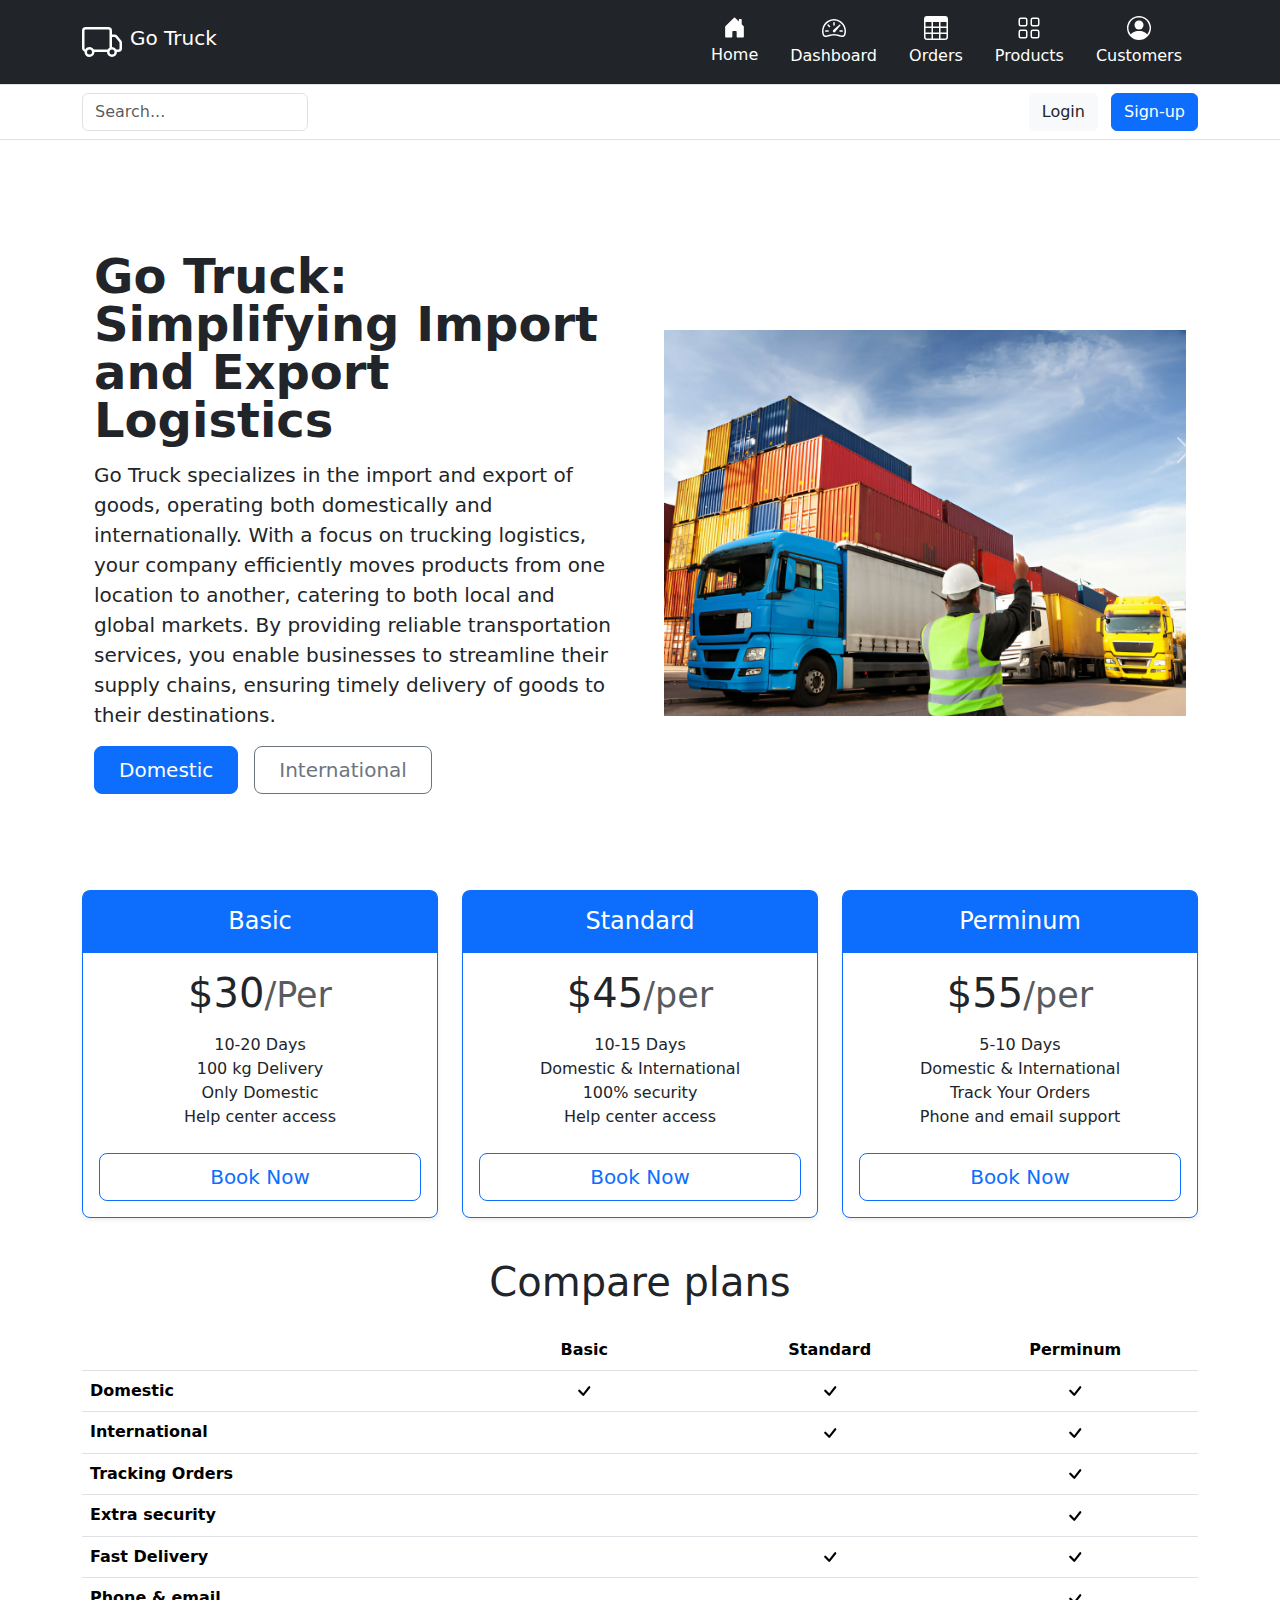
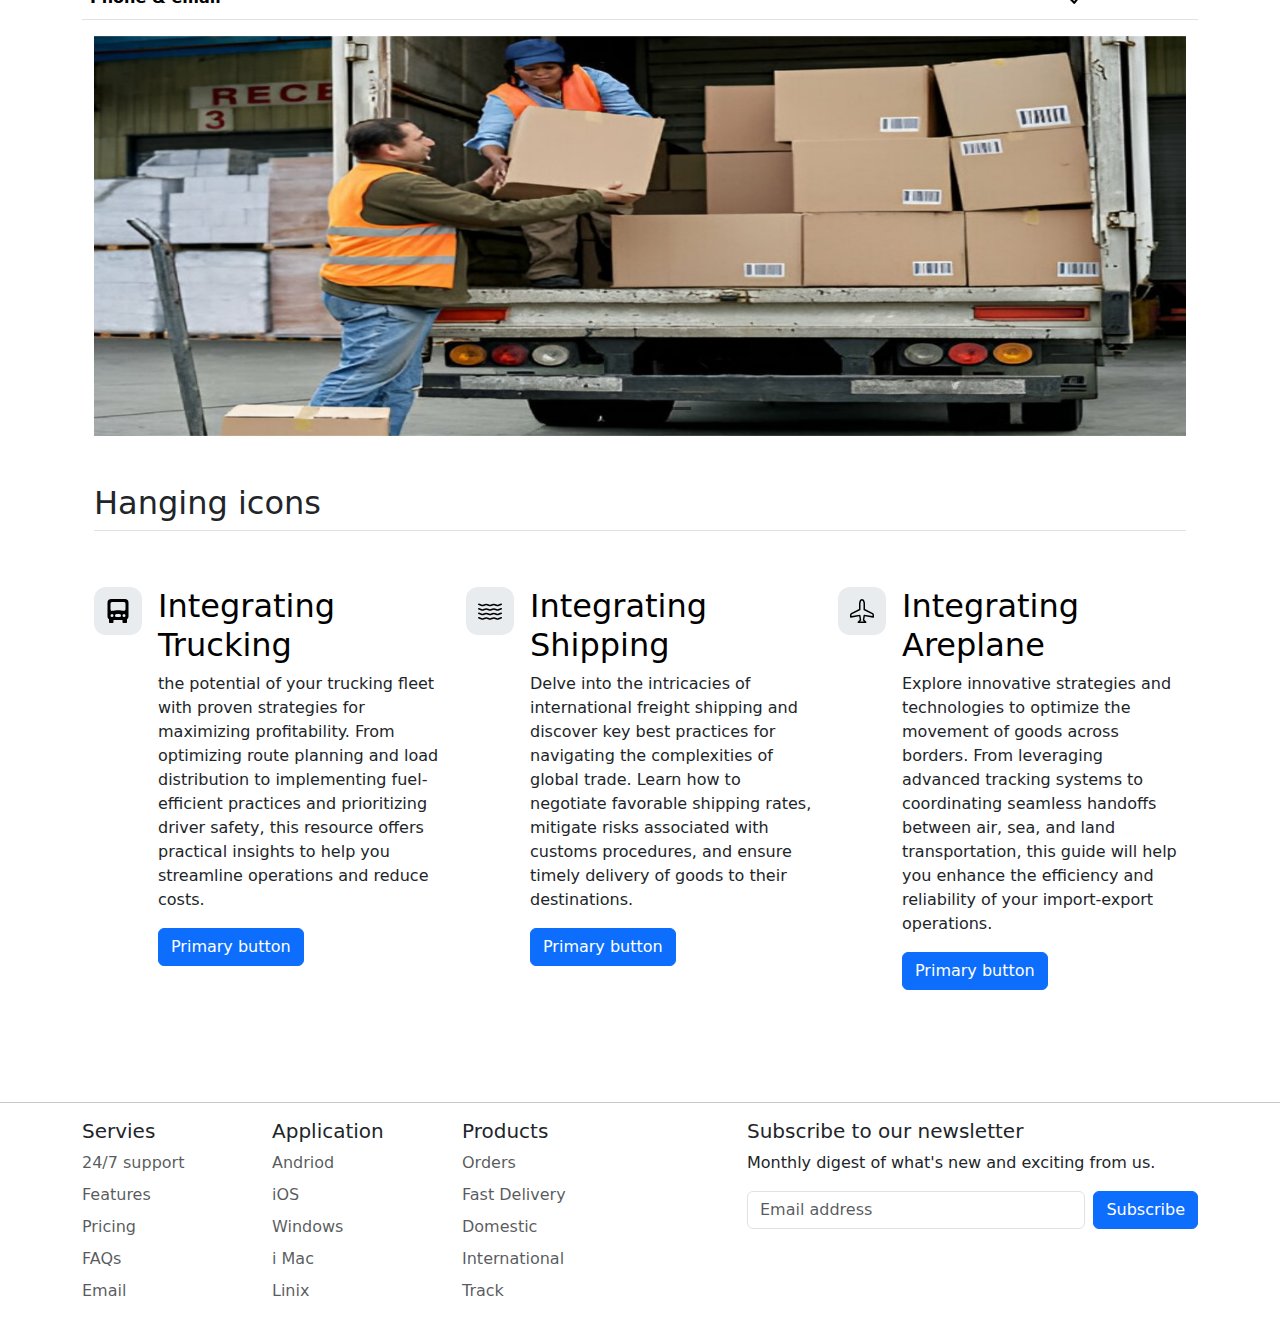
<file: index.html>
<!DOCTYPE html>
<html lang="en">
<head>
    <meta charset="UTF-8">
    <title>Go Truck</title>
    <link rel="stylesheet" href="style.css">
    <link href="https://cdn.jsdelivr.net/npm/bootstrap@5.3.3/dist/css/bootstrap.min.css" rel="stylesheet" integrity="sha384-QWTKZyjpPEjISv5WaRU9OFeRpok6YctnYmDr5pNlyT2bRjXh0JMhjY6hW+ALEwIH" crossorigin="anonymous">
    <script src="https://cdn.jsdelivr.net/npm/bootstrap@5.3.3/dist/js/bootstrap.bundle.min.js" integrity="sha384-YvpcrYf0tY3lHB60NNkmXc5s9fDVZLESaAA55NDzOxhy9GkcIdslK1eN7N6jIeHz" crossorigin="anonymous"></script>
</head>
<body>
    
    <header>
        <div class="px-3 py-2 text-bg-dark border-bottom">
          <div class="container">
            <div class="d-flex flex-wrap align-items-center justify-content-center justify-content-lg-start">
              <a href="/" class="d-flex align-items-center my-2 my-lg-0 me-lg-auto text-white text-decoration-none" previewlistener="true">
                <svg class="bi me-2" xmlns="http://www.w3.org/2000/svg" width="40" height="40" fill="currentColor" class="bi bi-truck" viewBox="0 0 16 16">
                    <path d="M0 3.5A1.5 1.5 0 0 1 1.5 2h9A1.5 1.5 0 0 1 12 3.5V5h1.02a1.5 1.5 0 0 1 1.17.563l1.481 1.85a1.5 1.5 0 0 1 .329.938V10.5a1.5 1.5 0 0 1-1.5 1.5H14a2 2 0 1 1-4 0H5a2 2 0 1 1-3.998-.085A1.5 1.5 0 0 1 0 10.5zm1.294 7.456A2 2 0 0 1 4.732 11h5.536a2 2 0 0 1 .732-.732V3.5a.5.5 0 0 0-.5-.5h-9a.5.5 0 0 0-.5.5v7a.5.5 0 0 0 .294.456M12 10a2 2 0 0 1 1.732 1h.768a.5.5 0 0 0 .5-.5V8.35a.5.5 0 0 0-.11-.312l-1.48-1.85A.5.5 0 0 0 13.02 6H12zm-9 1a1 1 0 1 0 0 2 1 1 0 0 0 0-2m9 0a1 1 0 1 0 0 2 1 1 0 0 0 0-2"/>
                  </svg>
                  <h5>Go <span>Truck</span></h5>
              </a>
    
              <ul class="nav col-12 col-lg-auto my-2 justify-content-center my-md-0 text-small">
                <li>
                  <a href="#" class="nav-link text-white">
                    <svg class="bi d-block mx-auto mb-1" xmlns="http://www.w3.org/2000/svg" width="23" height="23" fill="currentColor" class="bi bi-house-door-fill" viewBox="0 0 16 16">
                        <path d="M6.5 14.5v-3.505c0-.245.25-.495.5-.495h2c.25 0 .5.25.5.5v3.5a.5.5 0 0 0 .5.5h4a.5.5 0 0 0 .5-.5v-7a.5.5 0 0 0-.146-.354L13 5.793V2.5a.5.5 0 0 0-.5-.5h-1a.5.5 0 0 0-.5.5v1.293L8.354 1.146a.5.5 0 0 0-.708 0l-6 6A.5.5 0 0 0 1.5 7.5v7a.5.5 0 0 0 .5.5h4a.5.5 0 0 0 .5-.5"/>
                        <use xlink:href="#home"></use>
                      </svg>
                    Home
                  </a>
                </li>
                <li>
                  <a href="#" class="nav-link text-white">
                    <svg class="bi d-block mx-auto mb-1" xmlns="http://www.w3.org/2000/svg" width="24" height="24" fill="currentColor" class="bi bi-speedometer2" viewBox="0 0 16 16">
                        <path d="M8 4a.5.5 0 0 1 .5.5V6a.5.5 0 0 1-1 0V4.5A.5.5 0 0 1 8 4M3.732 5.732a.5.5 0 0 1 .707 0l.915.914a.5.5 0 1 1-.708.708l-.914-.915a.5.5 0 0 1 0-.707M2 10a.5.5 0 0 1 .5-.5h1.586a.5.5 0 0 1 0 1H2.5A.5.5 0 0 1 2 10m9.5 0a.5.5 0 0 1 .5-.5h1.5a.5.5 0 0 1 0 1H12a.5.5 0 0 1-.5-.5m.754-4.246a.39.39 0 0 0-.527-.02L7.547 9.31a.91.91 0 1 0 1.302 1.258l3.434-4.297a.39.39 0 0 0-.029-.518z"/>
                        <path fill-rule="evenodd" d="M0 10a8 8 0 1 1 15.547 2.661c-.442 1.253-1.845 1.602-2.932 1.25C11.309 13.488 9.475 13 8 13c-1.474 0-3.31.488-4.615.911-1.087.352-2.49.003-2.932-1.25A8 8 0 0 1 0 10m8-7a7 7 0 0 0-6.603 9.329c.203.575.923.876 1.68.63C4.397 12.533 6.358 12 8 12s3.604.532 4.923.96c.757.245 1.477-.056 1.68-.631A7 7 0 0 0 8 3"/>
                      </svg>
                    Dashboard
                  </a>
                </li>
                <li>
                  <a href="#" class="nav-link text-white">
                    <svg class="bi d-block mx-auto mb-1" xmlns="http://www.w3.org/2000/svg" width="24" height="24" fill="currentColor" class="bi bi-table" viewBox="0 0 16 16">
                        <path d="M0 2a2 2 0 0 1 2-2h12a2 2 0 0 1 2 2v12a2 2 0 0 1-2 2H2a2 2 0 0 1-2-2zm15 2h-4v3h4zm0 4h-4v3h4zm0 4h-4v3h3a1 1 0 0 0 1-1zm-5 3v-3H6v3zm-5 0v-3H1v2a1 1 0 0 0 1 1zm-4-4h4V8H1zm0-4h4V4H1zm5-3v3h4V4zm4 4H6v3h4z"/>
                      </svg>
                    Orders
                  </a>
                </li>
                <li>
                  <a href="#" class="nav-link text-white">
                    <svg class="bi d-block mx-auto mb-1" xmlns="http://www.w3.org/2000/svg" width="24" height="24" fill="currentColor" class="bi bi-grid" viewBox="0 0 16 16">
                        <path d="M1 2.5A1.5 1.5 0 0 1 2.5 1h3A1.5 1.5 0 0 1 7 2.5v3A1.5 1.5 0 0 1 5.5 7h-3A1.5 1.5 0 0 1 1 5.5zM2.5 2a.5.5 0 0 0-.5.5v3a.5.5 0 0 0 .5.5h3a.5.5 0 0 0 .5-.5v-3a.5.5 0 0 0-.5-.5zm6.5.5A1.5 1.5 0 0 1 10.5 1h3A1.5 1.5 0 0 1 15 2.5v3A1.5 1.5 0 0 1 13.5 7h-3A1.5 1.5 0 0 1 9 5.5zm1.5-.5a.5.5 0 0 0-.5.5v3a.5.5 0 0 0 .5.5h3a.5.5 0 0 0 .5-.5v-3a.5.5 0 0 0-.5-.5zM1 10.5A1.5 1.5 0 0 1 2.5 9h3A1.5 1.5 0 0 1 7 10.5v3A1.5 1.5 0 0 1 5.5 15h-3A1.5 1.5 0 0 1 1 13.5zm1.5-.5a.5.5 0 0 0-.5.5v3a.5.5 0 0 0 .5.5h3a.5.5 0 0 0 .5-.5v-3a.5.5 0 0 0-.5-.5zm6.5.5A1.5 1.5 0 0 1 10.5 9h3a1.5 1.5 0 0 1 1.5 1.5v3a1.5 1.5 0 0 1-1.5 1.5h-3A1.5 1.5 0 0 1 9 13.5zm1.5-.5a.5.5 0 0 0-.5.5v3a.5.5 0 0 0 .5.5h3a.5.5 0 0 0 .5-.5v-3a.5.5 0 0 0-.5-.5z"/>
                      </svg>
                    Products
                  </a>
                </li>
                <li>
                  <a href="#" class="nav-link text-white">
                    <svg class="bi d-block mx-auto mb-1" xmlns="http://www.w3.org/2000/svg" width="24" height="24" fill="currentColor" class="bi bi-person-circle" viewBox="0 0 16 16">
                        <path d="M11 6a3 3 0 1 1-6 0 3 3 0 0 1 6 0"/>
                        <path fill-rule="evenodd" d="M0 8a8 8 0 1 1 16 0A8 8 0 0 1 0 8m8-7a7 7 0 0 0-5.468 11.37C3.242 11.226 4.805 10 8 10s4.757 1.225 5.468 2.37A7 7 0 0 0 8 1"/>
                      </svg>
                    Customers
                  </a>
                </li>
              </ul>
            </div>
          </div>
        </div>
        <div class="px-3 py-2 border-bottom mb-3">
          <div class="container d-flex flex-wrap justify-content-center">
            <form class="col-12 col-lg-auto mb-2 mb-lg-0 me-lg-auto" role="search">
              <input type="search" class="form-control" placeholder="Search..." aria-label="Search">
            </form>
    
            <div class="text-end">
              <button type="button" class="btn btn-light text-dark me-2">Login</button>
             <button type="button" class="btn btn-primary">Sign-up</button>
              </a>
            </div>
          </div>
        </div>
      </header>

      <div class="container col-xxl-8 px-4 py-5">
        <div class="row flex-lg-row-reverse align-items-center g-5 py-5">
          <div class="col-10 col-sm-8 col-lg-6">
            <img src="Goods-Truck.jpg" class="d-block mx-lg-auto img-fluid" alt="Bootstrap Themes" width="900" height="900" loading="lazy">
          </div>
          <div class="col-lg-6">
            <h3 class="display-5 fw-bold lh-1 mb-3">Go Truck: Simplifying Import and Export Logistics</h3>
            <p class="lead"> Go Truck specializes in the import and export of goods, operating both domestically and internationally. With a focus on trucking logistics, your company efficiently moves products from one location to another, catering to both local and global markets. By providing reliable transportation services, you enable businesses to streamline their supply chains, ensuring timely delivery of goods to their destinations.</p>
            <div class="d-grid gap-2 d-md-flex justify-content-md-start">
              <button type="button" class="btn btn-primary btn-lg px-4 me-md-2">Domestic</button>
              <button type="button" class="btn btn-outline-secondary btn-lg px-4"> International </button>
            </div>
          </div>
        </div>
      </div>

      <main class="container">
        <div class="row row-cols-1 row-cols-md-3 mb-3 text-center">
          <div class="col">
            <div class="card mb-4 rounded-3 shadow-sm border-primary">
              <div class="card-header py-3 text-white bg-primary border-primary">
                <h4 class="my-0 fw-normal">Basic</h4>
              </div>
              <div class="card-body">
                <h1 class="card-title pricing-card-title">$30<small class="text-muted fw-light">/Per</small></h1>
                <ul class="list-unstyled mt-3 mb-4">
                  <li>10-20 Days</li>
                  <li>100 kg Delivery</li>
                  <li>Only Domestic</li>
                  <li>Help center access</li>
                </ul>
                <a href="basic.html"><button type="button" class="w-100 btn btn-lg btn-outline-primary">Book Now</button></a>
              </div>
            </div>
          </div>
          <div class="col">
            <div class="card mb-4 rounded-3 shadow-sm border-primary">
              <div class="card-header py-3 text-white bg-primary border-primary">
                <h4 class="my-0 fw-normal">Standard</h4>
              </div>
              <div class="card-body">
                <h1 class="card-title pricing-card-title">$45<small class="text-muted fw-light">/per</small></h1>
                <ul class="list-unstyled mt-3 mb-4">
                  <li>10-15 Days </li>
                  <li>Domestic & International</li>
                  <li>100% security</li>
                  <li>Help center access</li>
                </ul>
                <a href="standard.html"><button type="button" class="w-100 btn btn-lg btn-outline-primary">Book Now</button></a>
              </div>
            </div>
          </div>
          <div class="col">
            <div class="card mb-4 rounded-3 shadow-sm border-primary">
              <div class="card-header py-3 text-white bg-primary border-primary">
                <h4 class="my-0 fw-normal">Perminum</h4>
              </div>
              <div class="card-body">
                <h1 class="card-title pricing-card-title">$55<small class="text-muted fw-light">/per</small></h1>
                <ul class="list-unstyled mt-3 mb-4">
                  <li>5-10 Days</li>
                  <li>Domestic & International</li>
                  <li>Track Your Orders</li>
                  <li>Phone and email support</li>
                  
                </ul>
                <a href="Priminum.html"><button type="button" class="w-100 btn btn-lg btn-outline-primary">Book Now</button></a>
              </div>
            </div>
          </div>
        </div>
    
        <h2 class="display-6 text-center mb-4">Compare plans</h2>
    
        <div class="table-responsive">
          <table class="table text-center">
            <thead>
              <tr>
                <th style="width: 34%;"></th>
                <th style="width: 22%;">Basic</th>
                <th style="width: 22%;">Standard</th>
                <th style="width: 22%;">Perminum</th>
              </tr>
            </thead>
            <tbody>
              <tr>
                <th scope="row" class="text-start">Domestic</th>
                <td><svg xmlns="http://www.w3.org/2000/svg" width="24" height="24" fill="currentColor" class="bi bi-check" viewBox="0 0 16 16">
                  <path d="M10.97 4.97a.75.75 0 0 1 1.07 1.05l-3.99 4.99a.75.75 0 0 1-1.08.02L4.324 8.384a.75.75 0 1 1 1.06-1.06l2.094 2.093 3.473-4.425z"/>
                </svg></td>
                <td><svg xmlns="http://www.w3.org/2000/svg" width="24" height="24" fill="currentColor" class="bi bi-check" viewBox="0 0 16 16">
                  <path d="M10.97 4.97a.75.75 0 0 1 1.07 1.05l-3.99 4.99a.75.75 0 0 1-1.08.02L4.324 8.384a.75.75 0 1 1 1.06-1.06l2.094 2.093 3.473-4.425z"/>
                </svg></td>
                <td><svg xmlns="http://www.w3.org/2000/svg" width="24" height="24" fill="currentColor" class="bi bi-check" viewBox="0 0 16 16">
                  <path d="M10.97 4.97a.75.75 0 0 1 1.07 1.05l-3.99 4.99a.75.75 0 0 1-1.08.02L4.324 8.384a.75.75 0 1 1 1.06-1.06l2.094 2.093 3.473-4.425z"/>
                </svg></td>
              </tr>
              <tr>
                <th scope="row" class="text-start">International</th>
                <td></td>
                <td><svg xmlns="http://www.w3.org/2000/svg" width="24" height="24" fill="currentColor" class="bi bi-check" viewBox="0 0 16 16">
                  <path d="M10.97 4.97a.75.75 0 0 1 1.07 1.05l-3.99 4.99a.75.75 0 0 1-1.08.02L4.324 8.384a.75.75 0 1 1 1.06-1.06l2.094 2.093 3.473-4.425z"/>
                </svg></td>
                <td><svg xmlns="http://www.w3.org/2000/svg" width="24" height="24" fill="currentColor" class="bi bi-check" viewBox="0 0 16 16">
                  <path d="M10.97 4.97a.75.75 0 0 1 1.07 1.05l-3.99 4.99a.75.75 0 0 1-1.08.02L4.324 8.384a.75.75 0 1 1 1.06-1.06l2.094 2.093 3.473-4.425z"/>
                </svg></td>
              </tr>
            </tbody>
    
            <tbody>
              <tr>
                <th scope="row" class="text-start">Tracking Orders</th>
                <td><svg class="bi" width="24" height="24"><use xlink:href="#check"></use></svg></td>
                <td><svg class="bi" width="24" height="24"><use xlink:href="#check"></use></svg></td>
                <td><svg xmlns="http://www.w3.org/2000/svg" width="24" height="24" fill="currentColor" class="bi bi-check" viewBox="0 0 16 16">
                  <path d="M10.97 4.97a.75.75 0 0 1 1.07 1.05l-3.99 4.99a.75.75 0 0 1-1.08.02L4.324 8.384a.75.75 0 1 1 1.06-1.06l2.094 2.093 3.473-4.425z"/>
                </svg></td>
              </tr>
              <tr>
                <th scope="row" class="text-start">Extra security</th>
                <td></td>
                
                <td><svg class="bi" width="24" height="24"><use xlink:href="#check"></use></svg></td>
                <td><svg xmlns="http://www.w3.org/2000/svg" width="24" height="24" fill="currentColor" class="bi bi-check" viewBox="0 0 16 16">
                  <path d="M10.97 4.97a.75.75 0 0 1 1.07 1.05l-3.99 4.99a.75.75 0 0 1-1.08.02L4.324 8.384a.75.75 0 1 1 1.06-1.06l2.094 2.093 3.473-4.425z"/>
                </svg></td>                
              </tr>
              <tr>
                <th scope="row" class="text-start">Fast Delivery</th>
                <td></td>
                <td><svg xmlns="http://www.w3.org/2000/svg" width="24" height="24" fill="currentColor" class="bi bi-check" viewBox="0 0 16 16">
                  <path d="M10.97 4.97a.75.75 0 0 1 1.07 1.05l-3.99 4.99a.75.75 0 0 1-1.08.02L4.324 8.384a.75.75 0 1 1 1.06-1.06l2.094 2.093 3.473-4.425z"/>
                </svg></td>
                <td><svg xmlns="http://www.w3.org/2000/svg" width="24" height="24" fill="currentColor" class="bi bi-check" viewBox="0 0 16 16">
                  <path d="M10.97 4.97a.75.75 0 0 1 1.07 1.05l-3.99 4.99a.75.75 0 0 1-1.08.02L4.324 8.384a.75.75 0 1 1 1.06-1.06l2.094 2.093 3.473-4.425z"/>
                </svg></td>
              </tr>
              <tr>
                <th scope="row" class="text-start">Phone & email</th>
                <td></td>
                <td></td>
                <td><svg xmlns="http://www.w3.org/2000/svg" width="24" height="24" fill="currentColor" class="bi bi-check" viewBox="0 0 16 16">
                  <path d="M10.97 4.97a.75.75 0 0 1 1.07 1.05l-3.99 4.99a.75.75 0 0 1-1.08.02L4.324 8.384a.75.75 0 1 1 1.06-1.06l2.094 2.093 3.473-4.425z"/>
                </svg></td>              </tr>
            </tbody>
          </table>
        </div>

        <div id="carouselExampleDark" class="carousel carousel-dark slide container" data-bs-ride="carousel">
          <div class="carousel-indicators">
            <button type="button" data-bs-target="#carouselExampleDark" data-bs-slide-to="0" class="active" aria-current="true" aria-label="Slide 1"></button>
            <button type="button" data-bs-target="#carouselExampleDark" data-bs-slide-to="1" aria-label="Slide 2"></button>
            <button type="button" data-bs-target="#carouselExampleDark" data-bs-slide-to="2" aria-label="Slide 3"></button>
          </div>
          <div class="carousel-inner">
            <div class="carousel-item active" data-bs-interval="1000">
              <img src="truck.jpg" height="400" w class="d-block w-100" alt="...">
              
            </div>
            <div class="carousel-item" data-bs-interval="2000">
              <img src="Shipping.jpg" height="400" class="d-block w-100" alt="...">
             
            </div>
            <div class="carousel-item">
              <img src="flight.jpg" height="400" class="d-block w-100" alt="...">
            </div>
          </div>

      </main>
      <div class="container px-4 py-5" id="hanging-icons">
        <h2 class="pb-2 border-bottom">Hanging icons</h2>
        <div class="row g-4 py-5 row-cols-1 row-cols-lg-3">
          <div class="col d-flex align-items-start">
            <div class="icon-square  text-body-emphasis bg-body-secondary d-inline-flex align-items-center justify-content-center fs-4 flex-shrink-0 me-3">
              <svg class="bi "  xmlns="http://www.w3.org/2000/svg" width="1em" height="1em" fill="currentColor" class="bi bi-truck-front-fill" viewBox="0 0 16 16">
                <path d="M3.5 0A2.5 2.5 0 0 0 1 2.5v9c0 .818.393 1.544 1 2v2a.5.5 0 0 0 .5.5h2a.5.5 0 0 0 .5-.5V14h6v1.5a.5.5 0 0 0 .5.5h2a.5.5 0 0 0 .5-.5v-2c.607-.456 1-1.182 1-2v-9A2.5 2.5 0 0 0 12.5 0zM3 3a1 1 0 0 1 1-1h8a1 1 0 0 1 1 1v3.9c0 .625-.562 1.092-1.17.994C10.925 7.747 9.208 7.5 8 7.5s-2.925.247-3.83.394A1.008 1.008 0 0 1 3 6.9zm1 9a1 1 0 1 1 0-2 1 1 0 0 1 0 2m8 0a1 1 0 1 1 0-2 1 1 0 0 1 0 2m-5-2h2a1 1 0 1 1 0 2H7a1 1 0 1 1 0-2"/>
              </svg>
            </div>
            <div>
              <h3 class="fs-2 text-body-emphasis">Integrating Trucking </h3>
              <p>the potential of your trucking fleet with proven strategies for maximizing profitability. From optimizing route planning and load distribution to implementing fuel-efficient practices and prioritizing driver safety, this resource offers practical insights to help you streamline operations and reduce costs.</p>
              <a href="#" class="btn btn-primary">
                Primary button
              </a>
            </div>
          </div>
          <div class="col d-flex align-items-start">
            <div class="icon-square text-body-emphasis bg-body-secondary d-inline-flex align-items-center justify-content-center fs-4 flex-shrink-0 me-3">
              <svg xmlns="http://www.w3.org/2000/svg" width="1em" height="1em" fill="currentColor" class="bi bi-water" viewBox="0 0 16 16">
                <path d="M.036 3.314a.5.5 0 0 1 .65-.278l1.757.703a1.5 1.5 0 0 0 1.114 0l1.014-.406a2.5 2.5 0 0 1 1.857 0l1.015.406a1.5 1.5 0 0 0 1.114 0l1.014-.406a2.5 2.5 0 0 1 1.857 0l1.015.406a1.5 1.5 0 0 0 1.114 0l1.757-.703a.5.5 0 1 1 .372.928l-1.758.703a2.5 2.5 0 0 1-1.857 0l-1.014-.406a1.5 1.5 0 0 0-1.114 0l-1.015.406a2.5 2.5 0 0 1-1.857 0l-1.014-.406a1.5 1.5 0 0 0-1.114 0l-1.015.406a2.5 2.5 0 0 1-1.857 0L.314 3.964a.5.5 0 0 1-.278-.65m0 3a.5.5 0 0 1 .65-.278l1.757.703a1.5 1.5 0 0 0 1.114 0l1.014-.406a2.5 2.5 0 0 1 1.857 0l1.015.406a1.5 1.5 0 0 0 1.114 0l1.014-.406a2.5 2.5 0 0 1 1.857 0l1.015.406a1.5 1.5 0 0 0 1.114 0l1.757-.703a.5.5 0 1 1 .372.928l-1.758.703a2.5 2.5 0 0 1-1.857 0l-1.014-.406a1.5 1.5 0 0 0-1.114 0l-1.015.406a2.5 2.5 0 0 1-1.857 0l-1.014-.406a1.5 1.5 0 0 0-1.114 0l-1.015.406a2.5 2.5 0 0 1-1.857 0L.314 6.964a.5.5 0 0 1-.278-.65m0 3a.5.5 0 0 1 .65-.278l1.757.703a1.5 1.5 0 0 0 1.114 0l1.014-.406a2.5 2.5 0 0 1 1.857 0l1.015.406a1.5 1.5 0 0 0 1.114 0l1.014-.406a2.5 2.5 0 0 1 1.857 0l1.015.406a1.5 1.5 0 0 0 1.114 0l1.757-.703a.5.5 0 1 1 .372.928l-1.758.703a2.5 2.5 0 0 1-1.857 0l-1.014-.406a1.5 1.5 0 0 0-1.114 0l-1.015.406a2.5 2.5 0 0 1-1.857 0l-1.014-.406a1.5 1.5 0 0 0-1.114 0l-1.015.406a2.5 2.5 0 0 1-1.857 0L.314 9.964a.5.5 0 0 1-.278-.65m0 3a.5.5 0 0 1 .65-.278l1.757.703a1.5 1.5 0 0 0 1.114 0l1.014-.406a2.5 2.5 0 0 1 1.857 0l1.015.406a1.5 1.5 0 0 0 1.114 0l1.014-.406a2.5 2.5 0 0 1 1.857 0l1.015.406a1.5 1.5 0 0 0 1.114 0l1.757-.703a.5.5 0 1 1 .372.928l-1.758.703a2.5 2.5 0 0 1-1.857 0l-1.014-.406a1.5 1.5 0 0 0-1.114 0l-1.015.406a2.5 2.5 0 0 1-1.857 0l-1.014-.406a1.5 1.5 0 0 0-1.114 0l-1.015.406a2.5 2.5 0 0 1-1.857 0l-1.757-.703a.5.5 0 0 1-.278-.65"/>
              </svg>
            </div>
            <div>
              <h3 class="fs-2 text-body-emphasis">Integrating Shipping</h3>
              <p>Delve into the intricacies of international freight shipping and discover key best practices for navigating the complexities of global trade. Learn how to negotiate favorable shipping rates, mitigate risks associated with customs procedures, and ensure timely delivery of goods to their destinations.</p>
              <a href="#" class="btn btn-primary">
                Primary button
              </a>
            </div>
          </div>
          <div class="col d-flex align-items-start">
            <div class="icon-square text-body-emphasis bg-body-secondary d-inline-flex align-items-center justify-content-center fs-4 flex-shrink-0 me-3">
              <svg xmlns="http://www.w3.org/2000/svg" width="1em" height="1em" fill="currentColor" class="bi bi-airplane" viewBox="0 0 16 16">
                <path d="M6.428 1.151C6.708.591 7.213 0 8 0s1.292.592 1.572 1.151C9.861 1.73 10 2.431 10 3v3.691l5.17 2.585a1.5 1.5 0 0 1 .83 1.342V12a.5.5 0 0 1-.582.493l-5.507-.918-.375 2.253 1.318 1.318A.5.5 0 0 1 10.5 16h-5a.5.5 0 0 1-.354-.854l1.319-1.318-.376-2.253-5.507.918A.5.5 0 0 1 0 12v-1.382a1.5 1.5 0 0 1 .83-1.342L6 6.691V3c0-.568.14-1.271.428-1.849m.894.448C7.111 2.02 7 2.569 7 3v4a.5.5 0 0 1-.276.447l-5.448 2.724a.5.5 0 0 0-.276.447v.792l5.418-.903a.5.5 0 0 1 .575.41l.5 3a.5.5 0 0 1-.14.437L6.708 15h2.586l-.647-.646a.5.5 0 0 1-.14-.436l.5-3a.5.5 0 0 1 .576-.411L15 11.41v-.792a.5.5 0 0 0-.276-.447L9.276 7.447A.5.5 0 0 1 9 7V3c0-.432-.11-.979-.322-1.401C8.458 1.159 8.213 1 8 1s-.458.158-.678.599"/>
              </svg>
            </div>
            <div>
              <h3 class="fs-2 text-body-emphasis">Integrating Areplane </h3>
              <p> Explore innovative strategies and technologies to optimize the movement of goods across borders. From leveraging advanced tracking systems to coordinating seamless handoffs between air, sea, and land transportation, this guide will help you enhance the efficiency and reliability of your import-export operations.</p>
              <a href="#" class="btn btn-primary">
                Primary button
              </a>
            </div>
          </div>
        </div>
      </div>

      
      <hr/>
       <footer class="GG container">
          <button class="carousel-control-prev container" type="button" data-bs-target="#carouselExampleDark" data-bs-slide="prev">
            <span class="carousel-control-prev-icon" aria-hidden="true"></span>
            <span class="visually-hidden">Previous</span>
          </button>
          <button class="carousel-control-next" type="button" data-bs-target="#carouselExampleDark" data-bs-slide="next">
            <span class="carousel-control-next-icon" aria-hidden="true"></span>
            <span class="visually-hidden">Next</span>
          </button>
        </div>
  
        <div class="row">
          <div class="col-6 col-md-2 mb-3">
            <h5>Servies</h5>
            <ul class="nav flex-column">
              <li class="nav-item mb-2"><a href="#" class="nav-link p-0 text-body-secondary">24/7 support</a></li>
              <li class="nav-item mb-2"><a href="#" class="nav-link p-0 text-body-secondary">Features</a></li>
              <li class="nav-item mb-2"><a href="#" class="nav-link p-0 text-body-secondary">Pricing</a></li>
              <li class="nav-item mb-2"><a href="#" class="nav-link p-0 text-body-secondary">FAQs</a></li>
              <li class="nav-item mb-2"><a href="#" class="nav-link p-0 text-body-secondary">Email</a></li>
            </ul>
          </div>
    
          <div class="col-6 col-md-2 mb-3">
            <h5>Application</h5>
            <ul class="nav flex-column">
              <li class="nav-item mb-2"><a href="#" class="nav-link p-0 text-body-secondary">Andriod </a></li>
              <li class="nav-item mb-2"><a href="#" class="nav-link p-0 text-body-secondary">iOS</a></li>
              <li class="nav-item mb-2"><a href="#" class="nav-link p-0 text-body-secondary">Windows</a></li>
              <li class="nav-item mb-2"><a href="#" class="nav-link p-0 text-body-secondary">i Mac</a></li>
              <li class="nav-item mb-2"><a href="#" class="nav-link p-0 text-body-secondary">Linix</a></li>
            </ul>
          </div>
    
          <div class="col-6 col-md-2 mb-3">
            <h5>Products</h5>
            <ul class="nav flex-column">
              <li class="nav-item mb-2"><a href="#" class="nav-link p-0 text-body-secondary">Orders</a></li>
              <li class="nav-item mb-2"><a href="#" class="nav-link p-0 text-body-secondary">Fast Delivery</a></li>
              <li class="nav-item mb-2"><a href="#" class="nav-link p-0 text-body-secondary">Domestic</a></li>
              <li class="nav-item mb-2"><a href="#" class="nav-link p-0 text-body-secondary">International</a></li>
              <li class="nav-item mb-2"><a href="#" class="nav-link p-0 text-body-secondary">Track</a></li>
            </ul>
          </div>
    
          <div class="col-md-5 offset-md-1 mb-3">
            <form>
              <h5>Subscribe to our newsletter</h5>
              <p>Monthly digest of what's new and exciting from us.</p>
              <div class="d-flex flex-column flex-sm-row w-100 gap-2">
                <label for="newsletter1" class="visually-hidden">Email address</label>
                <input id="newsletter1" type="text" class="form-control" placeholder="Email address">
                <button class="btn btn-primary" type="button">Subscribe</button>
              </div>
            </form>
          </div>
        </div>
       </footer>

</body>
</html>
</file>
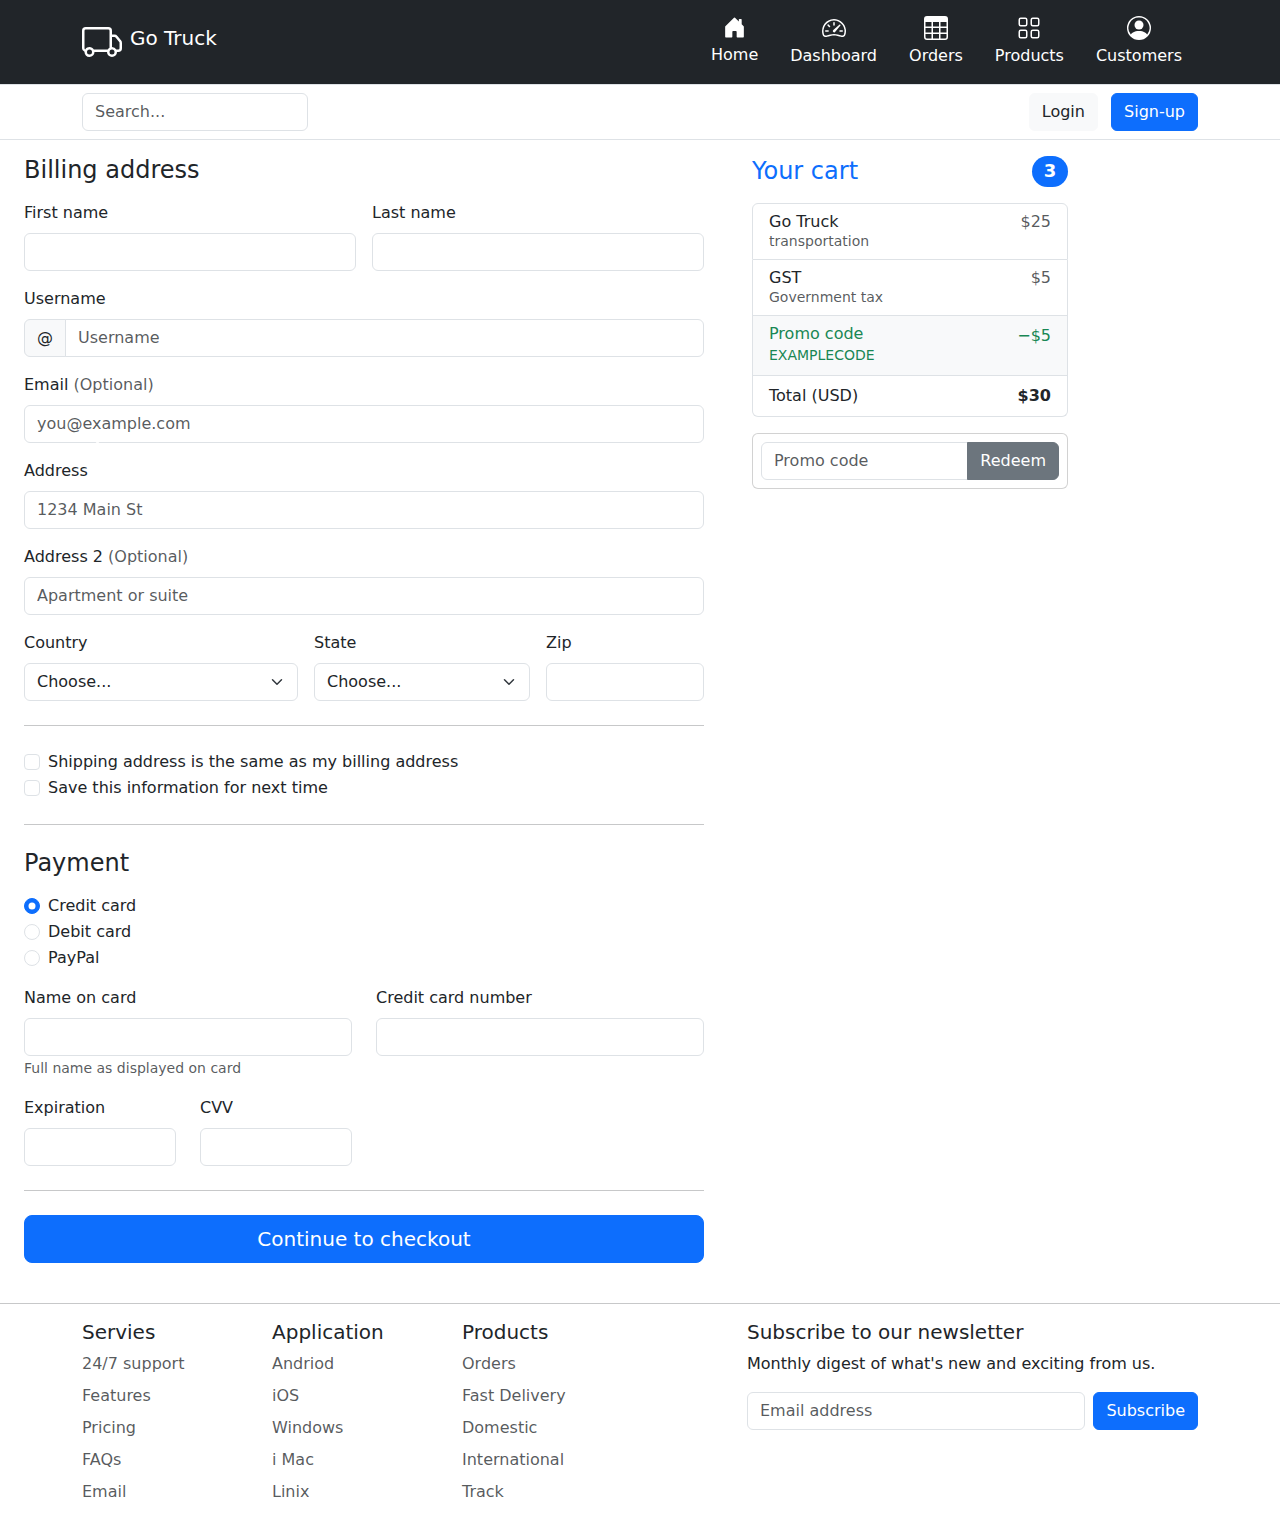
<file: basic.html>
<!DOCTYPE html>
<html lang="en">
<head>
    <meta charset="UTF-8">
    <meta name="viewport" content="width=device-width, initial-scale=1.0">
    <title>Basic Plan</title>
    <link rel="stylesheet" href="style.css">
    <link href="https://cdn.jsdelivr.net/npm/bootstrap@5.3.3/dist/css/bootstrap.min.css" rel="stylesheet" integrity="sha384-QWTKZyjpPEjISv5WaRU9OFeRpok6YctnYmDr5pNlyT2bRjXh0JMhjY6hW+ALEwIH" crossorigin="anonymous">
    <script src="https://cdn.jsdelivr.net/npm/bootstrap@5.3.3/dist/js/bootstrap.bundle.min.js" integrity="sha384-YvpcrYf0tY3lHB60NNkmXc5s9fDVZLESaAA55NDzOxhy9GkcIdslK1eN7N6jIeHz" crossorigin="anonymous"></script>
</head>
<body>

    <header>
        <div class="px-3 py-2 text-bg-dark border-bottom">
          <div class="container">
            <div class="d-flex flex-wrap align-items-center justify-content-center justify-content-lg-start">
              <a href="/" class="d-flex align-items-center my-2 my-lg-0 me-lg-auto text-white text-decoration-none" previewlistener="true">
                <svg class="bi me-2" xmlns="http://www.w3.org/2000/svg" width="40" height="40" fill="currentColor" class="bi bi-truck" viewBox="0 0 16 16">
                    <path d="M0 3.5A1.5 1.5 0 0 1 1.5 2h9A1.5 1.5 0 0 1 12 3.5V5h1.02a1.5 1.5 0 0 1 1.17.563l1.481 1.85a1.5 1.5 0 0 1 .329.938V10.5a1.5 1.5 0 0 1-1.5 1.5H14a2 2 0 1 1-4 0H5a2 2 0 1 1-3.998-.085A1.5 1.5 0 0 1 0 10.5zm1.294 7.456A2 2 0 0 1 4.732 11h5.536a2 2 0 0 1 .732-.732V3.5a.5.5 0 0 0-.5-.5h-9a.5.5 0 0 0-.5.5v7a.5.5 0 0 0 .294.456M12 10a2 2 0 0 1 1.732 1h.768a.5.5 0 0 0 .5-.5V8.35a.5.5 0 0 0-.11-.312l-1.48-1.85A.5.5 0 0 0 13.02 6H12zm-9 1a1 1 0 1 0 0 2 1 1 0 0 0 0-2m9 0a1 1 0 1 0 0 2 1 1 0 0 0 0-2"/>
                  </svg>
                  <h5>Go <span>Truck</span></h5>
              </a>
    
              <ul class="nav col-12 col-lg-auto my-2 justify-content-center my-md-0 text-small">
                <li>
                  <a href="#" class="nav-link text-white">
                    <svg class="bi d-block mx-auto mb-1" xmlns="http://www.w3.org/2000/svg" width="23" height="23" fill="currentColor" class="bi bi-house-door-fill" viewBox="0 0 16 16">
                        <path d="M6.5 14.5v-3.505c0-.245.25-.495.5-.495h2c.25 0 .5.25.5.5v3.5a.5.5 0 0 0 .5.5h4a.5.5 0 0 0 .5-.5v-7a.5.5 0 0 0-.146-.354L13 5.793V2.5a.5.5 0 0 0-.5-.5h-1a.5.5 0 0 0-.5.5v1.293L8.354 1.146a.5.5 0 0 0-.708 0l-6 6A.5.5 0 0 0 1.5 7.5v7a.5.5 0 0 0 .5.5h4a.5.5 0 0 0 .5-.5"/>
                        <use xlink:href="#home"></use>
                      </svg>
                    Home
                  </a>
                </li>
                <li>
                  <a href="#" class="nav-link text-white">
                    <svg class="bi d-block mx-auto mb-1" xmlns="http://www.w3.org/2000/svg" width="24" height="24" fill="currentColor" class="bi bi-speedometer2" viewBox="0 0 16 16">
                        <path d="M8 4a.5.5 0 0 1 .5.5V6a.5.5 0 0 1-1 0V4.5A.5.5 0 0 1 8 4M3.732 5.732a.5.5 0 0 1 .707 0l.915.914a.5.5 0 1 1-.708.708l-.914-.915a.5.5 0 0 1 0-.707M2 10a.5.5 0 0 1 .5-.5h1.586a.5.5 0 0 1 0 1H2.5A.5.5 0 0 1 2 10m9.5 0a.5.5 0 0 1 .5-.5h1.5a.5.5 0 0 1 0 1H12a.5.5 0 0 1-.5-.5m.754-4.246a.39.39 0 0 0-.527-.02L7.547 9.31a.91.91 0 1 0 1.302 1.258l3.434-4.297a.39.39 0 0 0-.029-.518z"/>
                        <path fill-rule="evenodd" d="M0 10a8 8 0 1 1 15.547 2.661c-.442 1.253-1.845 1.602-2.932 1.25C11.309 13.488 9.475 13 8 13c-1.474 0-3.31.488-4.615.911-1.087.352-2.49.003-2.932-1.25A8 8 0 0 1 0 10m8-7a7 7 0 0 0-6.603 9.329c.203.575.923.876 1.68.63C4.397 12.533 6.358 12 8 12s3.604.532 4.923.96c.757.245 1.477-.056 1.68-.631A7 7 0 0 0 8 3"/>
                      </svg>
                    Dashboard
                  </a>
                </li>
                <li>
                  <a href="#" class="nav-link text-white">
                    <svg class="bi d-block mx-auto mb-1" xmlns="http://www.w3.org/2000/svg" width="24" height="24" fill="currentColor" class="bi bi-table" viewBox="0 0 16 16">
                        <path d="M0 2a2 2 0 0 1 2-2h12a2 2 0 0 1 2 2v12a2 2 0 0 1-2 2H2a2 2 0 0 1-2-2zm15 2h-4v3h4zm0 4h-4v3h4zm0 4h-4v3h3a1 1 0 0 0 1-1zm-5 3v-3H6v3zm-5 0v-3H1v2a1 1 0 0 0 1 1zm-4-4h4V8H1zm0-4h4V4H1zm5-3v3h4V4zm4 4H6v3h4z"/>
                      </svg>
                    Orders
                  </a>
                </li>
                <li>
                  <a href="#" class="nav-link text-white">
                    <svg class="bi d-block mx-auto mb-1" xmlns="http://www.w3.org/2000/svg" width="24" height="24" fill="currentColor" class="bi bi-grid" viewBox="0 0 16 16">
                        <path d="M1 2.5A1.5 1.5 0 0 1 2.5 1h3A1.5 1.5 0 0 1 7 2.5v3A1.5 1.5 0 0 1 5.5 7h-3A1.5 1.5 0 0 1 1 5.5zM2.5 2a.5.5 0 0 0-.5.5v3a.5.5 0 0 0 .5.5h3a.5.5 0 0 0 .5-.5v-3a.5.5 0 0 0-.5-.5zm6.5.5A1.5 1.5 0 0 1 10.5 1h3A1.5 1.5 0 0 1 15 2.5v3A1.5 1.5 0 0 1 13.5 7h-3A1.5 1.5 0 0 1 9 5.5zm1.5-.5a.5.5 0 0 0-.5.5v3a.5.5 0 0 0 .5.5h3a.5.5 0 0 0 .5-.5v-3a.5.5 0 0 0-.5-.5zM1 10.5A1.5 1.5 0 0 1 2.5 9h3A1.5 1.5 0 0 1 7 10.5v3A1.5 1.5 0 0 1 5.5 15h-3A1.5 1.5 0 0 1 1 13.5zm1.5-.5a.5.5 0 0 0-.5.5v3a.5.5 0 0 0 .5.5h3a.5.5 0 0 0 .5-.5v-3a.5.5 0 0 0-.5-.5zm6.5.5A1.5 1.5 0 0 1 10.5 9h3a1.5 1.5 0 0 1 1.5 1.5v3a1.5 1.5 0 0 1-1.5 1.5h-3A1.5 1.5 0 0 1 9 13.5zm1.5-.5a.5.5 0 0 0-.5.5v3a.5.5 0 0 0 .5.5h3a.5.5 0 0 0 .5-.5v-3a.5.5 0 0 0-.5-.5z"/>
                      </svg>
                    Products
                  </a>
                </li>
                <li>
                  <a href="#" class="nav-link text-white">
                    <svg class="bi d-block mx-auto mb-1" xmlns="http://www.w3.org/2000/svg" width="24" height="24" fill="currentColor" class="bi bi-person-circle" viewBox="0 0 16 16">
                        <path d="M11 6a3 3 0 1 1-6 0 3 3 0 0 1 6 0"/>
                        <path fill-rule="evenodd" d="M0 8a8 8 0 1 1 16 0A8 8 0 0 1 0 8m8-7a7 7 0 0 0-5.468 11.37C3.242 11.226 4.805 10 8 10s4.757 1.225 5.468 2.37A7 7 0 0 0 8 1"/>
                      </svg>
                    Customers
                  </a>
                </li>
              </ul>
            </div>
          </div>
        </div>
        <div class="px-3 py-2 border-bottom mb-3">
          <div class="container d-flex flex-wrap justify-content-center">
            <form class="col-12 col-lg-auto mb-2 mb-lg-0 me-lg-auto" role="search">
              <input type="search" class="form-control" placeholder="Search..." aria-label="Search">
            </form>
    
            <div class="text-end">
              <button type="button" class="btn btn-light text-dark me-2">Login</button>
              <button type="button" class="btn btn-primary">Sign-up</button>
            </div>
          </div>
        </div>
      </header>

    <div class="row g-5 container">
        <div class="col-md-5 col-lg-4 order-md-last">
          <h4 class="d-flex justify-content-between align-items-center mb-3">
            <span class="text-primary">Your cart</span>
            <span class="badge bg-primary rounded-pill">3</span>
          </h4>
          <ul class="list-group mb-3">
            <li class="list-group-item d-flex justify-content-between lh-sm">
              <div>
                <h6 class="my-0">Go Truck</h6>
                <small class="text-body-secondary">transportation </small>
              </div>
              <span class="text-body-secondary">$25</span>
            </li>
            <li class="list-group-item d-flex justify-content-between lh-sm">
              <div>
                <h6 class="my-0">GST</h6>
                <small class="text-body-secondary">Government tax</small>
              </div>
              <span class="text-body-secondary">$5</span>
            </li>
            <li class="list-group-item d-flex justify-content-between bg-body-tertiary">
              <div class="text-success">
                <h6 class="my-0">Promo code</h6>
                <small>EXAMPLECODE</small>
              </div>
              <span class="text-success">−$5</span>
            </li>
            <li class="list-group-item d-flex justify-content-between">
              <span>Total (USD)</span>
              <strong>$30</strong>
            </li>
          </ul>
  
          <form class="card p-2">
            <div class="input-group">
              <input type="text" class="form-control" placeholder="Promo code">
              <button type="submit" class="btn btn-secondary">Redeem</button>
            </div>
          </form>
        </div>
        <div class="col-md-7 col-lg-8">
          <h4 class="mb-3">Billing address</h4>
          <form class="needs-validation" novalidate="">
            <div class="row g-3">
              <div class="col-sm-6">
                <label for="firstName" class="form-label">First name</label>
                <input type="text" class="form-control" id="firstName" placeholder="" value="" required="">
                <div class="invalid-feedback">
                  Valid first name is required.
                </div>
              </div>
  
              <div class="col-sm-6">
                <label for="lastName" class="form-label">Last name</label>
                <input type="text" class="form-control" id="lastName" placeholder="" value="" required="">
                <div class="invalid-feedback">
                  Valid last name is required.
                </div>
              </div>
  
              <div class="col-12">
                <label for="username" class="form-label">Username</label>
                <div class="input-group has-validation">
                  <span class="input-group-text">@</span>
                  <input type="text" class="form-control" id="username" placeholder="Username" required="">
                <div class="invalid-feedback">
                    Your username is required.
                  </div>
                </div>
              </div>
  
              <div class="col-12">
                <label for="email" class="form-label">Email <span class="text-body-secondary">(Optional)</span></label>
                <input type="email" class="form-control" id="email" placeholder="you@example.com">
                <div class="invalid-feedback">
                  Please enter a valid email address for shipping updates.
                </div>
              </div>
  
              <div class="col-12">
                <label for="address" class="form-label">Address</label>
                <input type="text" class="form-control" id="address" placeholder="1234 Main St" required="">
                <div class="invalid-feedback">
                  Please enter your shipping address.
                </div>
              </div>
  
              <div class="col-12">
                <label for="address2" class="form-label">Address 2 <span class="text-body-secondary">(Optional)</span></label>
                <input type="text" class="form-control" id="address2" placeholder="Apartment or suite">
              </div>
  
              <div class="col-md-5">
                <label for="country" class="form-label">Country</label>
                <select class="form-select" id="country" required="">
                  <option value="">Choose...</option>
                  <option>United States</option>
                </select>
                <div class="invalid-feedback">
                  Please select a valid country.
                </div>
              </div>
  
              <div class="col-md-4">
                <label for="state" class="form-label">State</label>
                <select class="form-select" id="state" required="">
                  <option value="">Choose...</option>
                  <option>California</option>
                </select>
                <div class="invalid-feedback">
                  Please provide a valid state.
                </div>
              </div>
  
              <div class="col-md-3">
                <label for="zip" class="form-label">Zip</label>
                <input type="text" class="form-control" id="zip" placeholder="" required="">
                <div class="invalid-feedback">
                  Zip code required.
                </div>
              </div>
            </div>
  
            <hr class="my-4">
  
            <div class="form-check">
              <input type="checkbox" class="form-check-input" id="same-address">
              <label class="form-check-label" for="same-address">Shipping address is the same as my billing address</label>
            </div>
  
            <div class="form-check">
              <input type="checkbox" class="form-check-input" id="save-info">
              <label class="form-check-label" for="save-info">Save this information for next time</label>
            </div>
  
            <hr class="my-4">
  
            <h4 class="mb-3">Payment</h4>
  
            <div class="my-3">
              <div class="form-check">
                <input id="credit" name="paymentMethod" type="radio" class="form-check-input" checked="" required="">
                <label class="form-check-label" for="credit">Credit card</label>
              </div>
              <div class="form-check">
                <input id="debit" name="paymentMethod" type="radio" class="form-check-input" required="">
                <label class="form-check-label" for="debit">Debit card</label>
              </div>
              <div class="form-check">
                <input id="paypal" name="paymentMethod" type="radio" class="form-check-input" required="">
                <label class="form-check-label" for="paypal">PayPal</label>
              </div>
            </div>
  
            <div class="row gy-3">
              <div class="col-md-6">
                <label for="cc-name" class="form-label">Name on card</label>
                <input type="text" class="form-control" id="cc-name" placeholder="" required="">
                <small class="text-body-secondary">Full name as displayed on card</small>
                <div class="invalid-feedback">
                  Name on card is required
                </div>
              </div>
  
              <div class="col-md-6">
                <label for="cc-number" class="form-label">Credit card number</label>
                <input type="text" class="form-control" id="cc-number" placeholder="" required="">
                <div class="invalid-feedback">
                  Credit card number is required
                </div>
              </div>
  
              <div class="col-md-3">
                <label for="cc-expiration" class="form-label">Expiration</label>
                <input type="text" class="form-control" id="cc-expiration" placeholder="" required="">
                <div class="invalid-feedback">
                  Expiration date required
                </div>
              </div>
  
              <div class="col-md-3">
                <label for="cc-cvv" class="form-label">CVV</label>
                <input type="text" class="form-control" id="cc-cvv" placeholder="" required="">
                <div class="invalid-feedback">
                  Security code required
                </div>
              </div>
            </div>
  
            <hr class="my-4">
  
            <button class="w-100 btn btn-primary btn-lg" type="submit">Continue to checkout</button>
          </form>
        </div>
      </div>

        <br/>
        <hr/>

      <footer class="GG container" >
        <button class="carousel-control-prev container" type="button" data-bs-target="#carouselExampleDark" data-bs-slide="prev">
          <span class="carousel-control-prev-icon" aria-hidden="true"></span>
          <span class="visually-hidden">Previous</span>
        </button>
        <button class="carousel-control-next" type="button" data-bs-target="#carouselExampleDark" data-bs-slide="next">
          <span class="carousel-control-next-icon" aria-hidden="true"></span>
          <span class="visually-hidden">Next</span>
        </button>
      </div>

      <div class="row">
        <div class="col-6 col-md-2 mb-3">
          <h5>Servies</h5>
          <ul class="nav flex-column">
            <li class="nav-item mb-2"><a href="#" class="nav-link p-0 text-body-secondary">24/7 support</a></li>
            <li class="nav-item mb-2"><a href="#" class="nav-link p-0 text-body-secondary">Features</a></li>
            <li class="nav-item mb-2"><a href="#" class="nav-link p-0 text-body-secondary">Pricing</a></li>
            <li class="nav-item mb-2"><a href="#" class="nav-link p-0 text-body-secondary">FAQs</a></li>
            <li class="nav-item mb-2"><a href="#" class="nav-link p-0 text-body-secondary">Email</a></li>
          </ul>
        </div>
  
        <div class="col-6 col-md-2 mb-3">
          <h5>Application</h5>
          <ul class="nav flex-column">
            <li class="nav-item mb-2"><a href="#" class="nav-link p-0 text-body-secondary">Andriod </a></li>
            <li class="nav-item mb-2"><a href="#" class="nav-link p-0 text-body-secondary">iOS</a></li>
            <li class="nav-item mb-2"><a href="#" class="nav-link p-0 text-body-secondary">Windows</a></li>
            <li class="nav-item mb-2"><a href="#" class="nav-link p-0 text-body-secondary">i Mac</a></li>
            <li class="nav-item mb-2"><a href="#" class="nav-link p-0 text-body-secondary">Linix</a></li>
          </ul>
        </div>
  
        <div class="col-6 col-md-2 mb-3">
          <h5>Products</h5>
          <ul class="nav flex-column">
            <li class="nav-item mb-2"><a href="#" class="nav-link p-0 text-body-secondary">Orders</a></li>
            <li class="nav-item mb-2"><a href="#" class="nav-link p-0 text-body-secondary">Fast Delivery</a></li>
            <li class="nav-item mb-2"><a href="#" class="nav-link p-0 text-body-secondary">Domestic</a></li>
            <li class="nav-item mb-2"><a href="#" class="nav-link p-0 text-body-secondary">International</a></li>
            <li class="nav-item mb-2"><a href="#" class="nav-link p-0 text-body-secondary">Track</a></li>
          </ul>
        </div>
  
        <div class="col-md-5 offset-md-1 mb-3">
          <form>
            <h5>Subscribe to our newsletter</h5>
            <p>Monthly digest of what's new and exciting from us.</p>
            <div class="d-flex flex-column flex-sm-row w-100 gap-2">
              <label for="newsletter1" class="visually-hidden">Email address</label>
              <input id="newsletter1" type="text" class="form-control" placeholder="Email address">
              <button class="btn btn-primary" type="button">Subscribe</button>
            </div>
          </form>
        </div>
      </div>
     </footer>
</body>
</html>
</file>
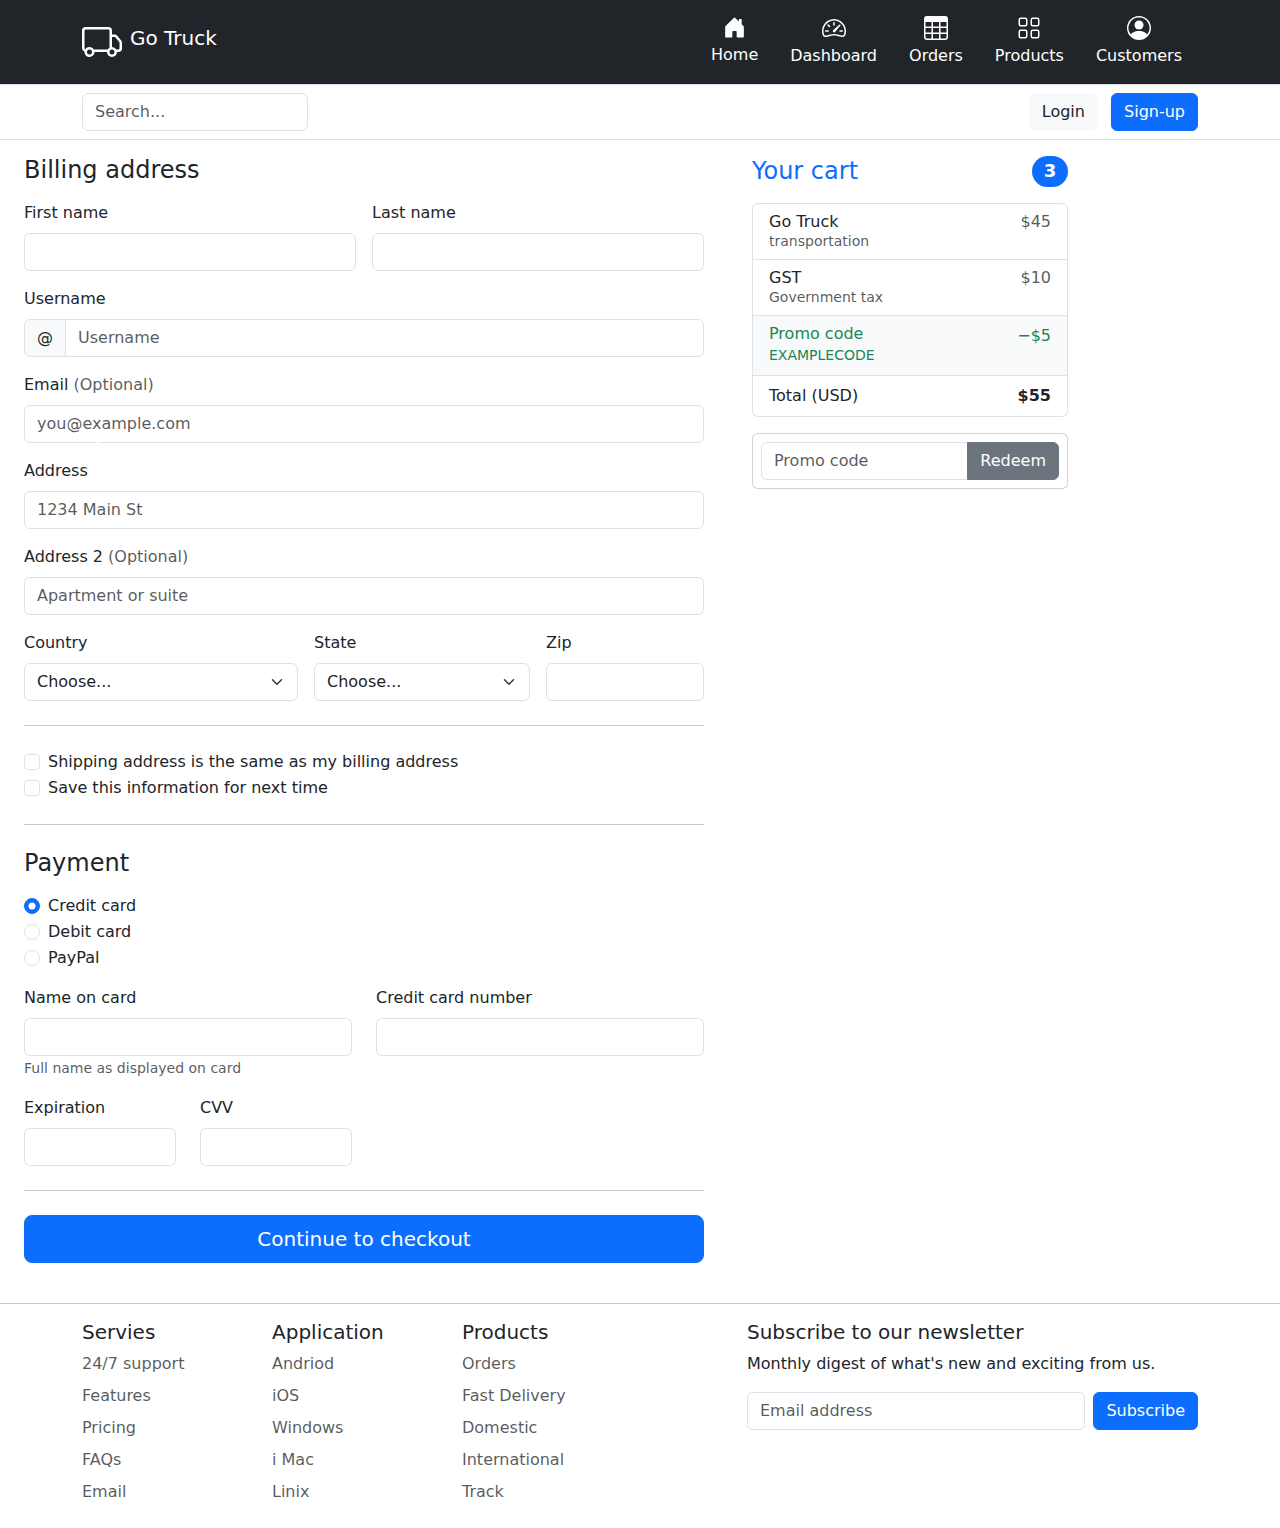
<file: Priminum.html>
<!DOCTYPE html>
<html lang="en">
<head>
    <meta charset="UTF-8">
    <meta name="viewport" content="width=device-width, initial-scale=1.0">
    <title>Basic Plan</title>
    <link rel="stylesheet" href="style.css">
    <link href="https://cdn.jsdelivr.net/npm/bootstrap@5.3.3/dist/css/bootstrap.min.css" rel="stylesheet" integrity="sha384-QWTKZyjpPEjISv5WaRU9OFeRpok6YctnYmDr5pNlyT2bRjXh0JMhjY6hW+ALEwIH" crossorigin="anonymous">
    <script src="https://cdn.jsdelivr.net/npm/bootstrap@5.3.3/dist/js/bootstrap.bundle.min.js" integrity="sha384-YvpcrYf0tY3lHB60NNkmXc5s9fDVZLESaAA55NDzOxhy9GkcIdslK1eN7N6jIeHz" crossorigin="anonymous"></script>
</head>
<body>

    <header>
        <div class="px-3 py-2 text-bg-dark border-bottom">
          <div class="container">
            <div class="d-flex flex-wrap align-items-center justify-content-center justify-content-lg-start">
              <a href="/" class="d-flex align-items-center my-2 my-lg-0 me-lg-auto text-white text-decoration-none" previewlistener="true">
                <svg class="bi me-2" xmlns="http://www.w3.org/2000/svg" width="40" height="40" fill="currentColor" class="bi bi-truck" viewBox="0 0 16 16">
                    <path d="M0 3.5A1.5 1.5 0 0 1 1.5 2h9A1.5 1.5 0 0 1 12 3.5V5h1.02a1.5 1.5 0 0 1 1.17.563l1.481 1.85a1.5 1.5 0 0 1 .329.938V10.5a1.5 1.5 0 0 1-1.5 1.5H14a2 2 0 1 1-4 0H5a2 2 0 1 1-3.998-.085A1.5 1.5 0 0 1 0 10.5zm1.294 7.456A2 2 0 0 1 4.732 11h5.536a2 2 0 0 1 .732-.732V3.5a.5.5 0 0 0-.5-.5h-9a.5.5 0 0 0-.5.5v7a.5.5 0 0 0 .294.456M12 10a2 2 0 0 1 1.732 1h.768a.5.5 0 0 0 .5-.5V8.35a.5.5 0 0 0-.11-.312l-1.48-1.85A.5.5 0 0 0 13.02 6H12zm-9 1a1 1 0 1 0 0 2 1 1 0 0 0 0-2m9 0a1 1 0 1 0 0 2 1 1 0 0 0 0-2"/>
                  </svg>
                  <h5>Go <span>Truck</span></h5>
              </a>
    
              <ul class="nav col-12 col-lg-auto my-2 justify-content-center my-md-0 text-small">
                <li>
                  <a href="#" class="nav-link text-white">
                    <svg class="bi d-block mx-auto mb-1" xmlns="http://www.w3.org/2000/svg" width="23" height="23" fill="currentColor" class="bi bi-house-door-fill" viewBox="0 0 16 16">
                        <path d="M6.5 14.5v-3.505c0-.245.25-.495.5-.495h2c.25 0 .5.25.5.5v3.5a.5.5 0 0 0 .5.5h4a.5.5 0 0 0 .5-.5v-7a.5.5 0 0 0-.146-.354L13 5.793V2.5a.5.5 0 0 0-.5-.5h-1a.5.5 0 0 0-.5.5v1.293L8.354 1.146a.5.5 0 0 0-.708 0l-6 6A.5.5 0 0 0 1.5 7.5v7a.5.5 0 0 0 .5.5h4a.5.5 0 0 0 .5-.5"/>
                        <use xlink:href="#home"></use>
                      </svg>
                    Home
                  </a>
                </li>
                <li>
                  <a href="#" class="nav-link text-white">
                    <svg class="bi d-block mx-auto mb-1" xmlns="http://www.w3.org/2000/svg" width="24" height="24" fill="currentColor" class="bi bi-speedometer2" viewBox="0 0 16 16">
                        <path d="M8 4a.5.5 0 0 1 .5.5V6a.5.5 0 0 1-1 0V4.5A.5.5 0 0 1 8 4M3.732 5.732a.5.5 0 0 1 .707 0l.915.914a.5.5 0 1 1-.708.708l-.914-.915a.5.5 0 0 1 0-.707M2 10a.5.5 0 0 1 .5-.5h1.586a.5.5 0 0 1 0 1H2.5A.5.5 0 0 1 2 10m9.5 0a.5.5 0 0 1 .5-.5h1.5a.5.5 0 0 1 0 1H12a.5.5 0 0 1-.5-.5m.754-4.246a.39.39 0 0 0-.527-.02L7.547 9.31a.91.91 0 1 0 1.302 1.258l3.434-4.297a.39.39 0 0 0-.029-.518z"/>
                        <path fill-rule="evenodd" d="M0 10a8 8 0 1 1 15.547 2.661c-.442 1.253-1.845 1.602-2.932 1.25C11.309 13.488 9.475 13 8 13c-1.474 0-3.31.488-4.615.911-1.087.352-2.49.003-2.932-1.25A8 8 0 0 1 0 10m8-7a7 7 0 0 0-6.603 9.329c.203.575.923.876 1.68.63C4.397 12.533 6.358 12 8 12s3.604.532 4.923.96c.757.245 1.477-.056 1.68-.631A7 7 0 0 0 8 3"/>
                      </svg>
                    Dashboard
                  </a>
                </li>
                <li>
                  <a href="#" class="nav-link text-white">
                    <svg class="bi d-block mx-auto mb-1" xmlns="http://www.w3.org/2000/svg" width="24" height="24" fill="currentColor" class="bi bi-table" viewBox="0 0 16 16">
                        <path d="M0 2a2 2 0 0 1 2-2h12a2 2 0 0 1 2 2v12a2 2 0 0 1-2 2H2a2 2 0 0 1-2-2zm15 2h-4v3h4zm0 4h-4v3h4zm0 4h-4v3h3a1 1 0 0 0 1-1zm-5 3v-3H6v3zm-5 0v-3H1v2a1 1 0 0 0 1 1zm-4-4h4V8H1zm0-4h4V4H1zm5-3v3h4V4zm4 4H6v3h4z"/>
                      </svg>
                    Orders
                  </a>
                </li>
                <li>
                  <a href="#" class="nav-link text-white">
                    <svg class="bi d-block mx-auto mb-1" xmlns="http://www.w3.org/2000/svg" width="24" height="24" fill="currentColor" class="bi bi-grid" viewBox="0 0 16 16">
                        <path d="M1 2.5A1.5 1.5 0 0 1 2.5 1h3A1.5 1.5 0 0 1 7 2.5v3A1.5 1.5 0 0 1 5.5 7h-3A1.5 1.5 0 0 1 1 5.5zM2.5 2a.5.5 0 0 0-.5.5v3a.5.5 0 0 0 .5.5h3a.5.5 0 0 0 .5-.5v-3a.5.5 0 0 0-.5-.5zm6.5.5A1.5 1.5 0 0 1 10.5 1h3A1.5 1.5 0 0 1 15 2.5v3A1.5 1.5 0 0 1 13.5 7h-3A1.5 1.5 0 0 1 9 5.5zm1.5-.5a.5.5 0 0 0-.5.5v3a.5.5 0 0 0 .5.5h3a.5.5 0 0 0 .5-.5v-3a.5.5 0 0 0-.5-.5zM1 10.5A1.5 1.5 0 0 1 2.5 9h3A1.5 1.5 0 0 1 7 10.5v3A1.5 1.5 0 0 1 5.5 15h-3A1.5 1.5 0 0 1 1 13.5zm1.5-.5a.5.5 0 0 0-.5.5v3a.5.5 0 0 0 .5.5h3a.5.5 0 0 0 .5-.5v-3a.5.5 0 0 0-.5-.5zm6.5.5A1.5 1.5 0 0 1 10.5 9h3a1.5 1.5 0 0 1 1.5 1.5v3a1.5 1.5 0 0 1-1.5 1.5h-3A1.5 1.5 0 0 1 9 13.5zm1.5-.5a.5.5 0 0 0-.5.5v3a.5.5 0 0 0 .5.5h3a.5.5 0 0 0 .5-.5v-3a.5.5 0 0 0-.5-.5z"/>
                      </svg>
                    Products
                  </a>
                </li>
                <li>
                  <a href="#" class="nav-link text-white">
                    <svg class="bi d-block mx-auto mb-1" xmlns="http://www.w3.org/2000/svg" width="24" height="24" fill="currentColor" class="bi bi-person-circle" viewBox="0 0 16 16">
                        <path d="M11 6a3 3 0 1 1-6 0 3 3 0 0 1 6 0"/>
                        <path fill-rule="evenodd" d="M0 8a8 8 0 1 1 16 0A8 8 0 0 1 0 8m8-7a7 7 0 0 0-5.468 11.37C3.242 11.226 4.805 10 8 10s4.757 1.225 5.468 2.37A7 7 0 0 0 8 1"/>
                      </svg>
                    Customers
                  </a>
                </li>
              </ul>
            </div>
          </div>
        </div>
        <div class="px-3 py-2 border-bottom mb-3">
          <div class="container d-flex flex-wrap justify-content-center">
            <form class="col-12 col-lg-auto mb-2 mb-lg-0 me-lg-auto" role="search">
              <input type="search" class="form-control" placeholder="Search..." aria-label="Search">
            </form>
    
            <div class="text-end">
              <button type="button" class="btn btn-light text-dark me-2">Login</button>
              <button type="button" class="btn btn-primary">Sign-up</button>
            </div>
          </div>
        </div>
      </header>

    <div class="row g-5 container">
        <div class="col-md-5 col-lg-4 order-md-last">
          <h4 class="d-flex justify-content-between align-items-center mb-3">
            <span class="text-primary">Your cart</span>
            <span class="badge bg-primary rounded-pill">3</span>
          </h4>
          <ul class="list-group mb-3">
            <li class="list-group-item d-flex justify-content-between lh-sm">
              <div>
                <h6 class="my-0">Go Truck</h6>
                <small class="text-body-secondary">transportation </small>
              </div>
              <span class="text-body-secondary">$45</span>
            </li>
            <li class="list-group-item d-flex justify-content-between lh-sm">
              <div>
                <h6 class="my-0">GST</h6>
                <small class="text-body-secondary">Government tax</small>
              </div>
              <span class="text-body-secondary">$10</span>
            </li>
            <li class="list-group-item d-flex justify-content-between bg-body-tertiary">
              <div class="text-success">
                <h6 class="my-0">Promo code</h6>
                <small>EXAMPLECODE</small>
              </div>
              <span class="text-success">−$5</span>
            </li>
            <li class="list-group-item d-flex justify-content-between">
              <span>Total (USD)</span>
              <strong>$55</strong>
            </li>
          </ul>
  
          <form class="card p-2">
            <div class="input-group">
              <input type="text" class="form-control" placeholder="Promo code">
              <button type="submit" class="btn btn-secondary">Redeem</button>
            </div>
          </form>
        </div>
        <div class="col-md-7 col-lg-8">
          <h4 class="mb-3">Billing address</h4>
          <form class="needs-validation" novalidate="">
            <div class="row g-3">
              <div class="col-sm-6">
                <label for="firstName" class="form-label">First name</label>
                <input type="text" class="form-control" id="firstName" placeholder="" value="" required="">
                <div class="invalid-feedback">
                  Valid first name is required.
                </div>
              </div>
  
              <div class="col-sm-6">
                <label for="lastName" class="form-label">Last name</label>
                <input type="text" class="form-control" id="lastName" placeholder="" value="" required="">
                <div class="invalid-feedback">
                  Valid last name is required.
                </div>
              </div>
  
              <div class="col-12">
                <label for="username" class="form-label">Username</label>
                <div class="input-group has-validation">
                  <span class="input-group-text">@</span>
                  <input type="text" class="form-control" id="username" placeholder="Username" required="">
                <div class="invalid-feedback">
                    Your username is required.
                  </div>
                </div>
              </div>
  
              <div class="col-12">
                <label for="email" class="form-label">Email <span class="text-body-secondary">(Optional)</span></label>
                <input type="email" class="form-control" id="email" placeholder="you@example.com">
                <div class="invalid-feedback">
                  Please enter a valid email address for shipping updates.
                </div>
              </div>
  
              <div class="col-12">
                <label for="address" class="form-label">Address</label>
                <input type="text" class="form-control" id="address" placeholder="1234 Main St" required="">
                <div class="invalid-feedback">
                  Please enter your shipping address.
                </div>
              </div>
  
              <div class="col-12">
                <label for="address2" class="form-label">Address 2 <span class="text-body-secondary">(Optional)</span></label>
                <input type="text" class="form-control" id="address2" placeholder="Apartment or suite">
              </div>
  
              <div class="col-md-5">
                <label for="country" class="form-label">Country</label>
                <select class="form-select" id="country" required="">
                  <option value="">Choose...</option>
                  <option>United States</option>
                </select>
                <div class="invalid-feedback">
                  Please select a valid country.
                </div>
              </div>
  
              <div class="col-md-4">
                <label for="state" class="form-label">State</label>
                <select class="form-select" id="state" required="">
                  <option value="">Choose...</option>
                  <option>California</option>
                </select>
                <div class="invalid-feedback">
                  Please provide a valid state.
                </div>
              </div>
  
              <div class="col-md-3">
                <label for="zip" class="form-label">Zip</label>
                <input type="text" class="form-control" id="zip" placeholder="" required="">
                <div class="invalid-feedback">
                  Zip code required.
                </div>
              </div>
            </div>
  
            <hr class="my-4">
  
            <div class="form-check">
              <input type="checkbox" class="form-check-input" id="same-address">
              <label class="form-check-label" for="same-address">Shipping address is the same as my billing address</label>
            </div>
  
            <div class="form-check">
              <input type="checkbox" class="form-check-input" id="save-info">
              <label class="form-check-label" for="save-info">Save this information for next time</label>
            </div>
  
            <hr class="my-4">
  
            <h4 class="mb-3">Payment</h4>
  
            <div class="my-3">
              <div class="form-check">
                <input id="credit" name="paymentMethod" type="radio" class="form-check-input" checked="" required="">
                <label class="form-check-label" for="credit">Credit card</label>
              </div>
              <div class="form-check">
                <input id="debit" name="paymentMethod" type="radio" class="form-check-input" required="">
                <label class="form-check-label" for="debit">Debit card</label>
              </div>
              <div class="form-check">
                <input id="paypal" name="paymentMethod" type="radio" class="form-check-input" required="">
                <label class="form-check-label" for="paypal">PayPal</label>
              </div>
            </div>
  
            <div class="row gy-3">
              <div class="col-md-6">
                <label for="cc-name" class="form-label">Name on card</label>
                <input type="text" class="form-control" id="cc-name" placeholder="" required="">
                <small class="text-body-secondary">Full name as displayed on card</small>
                <div class="invalid-feedback">
                  Name on card is required
                </div>
              </div>
  
              <div class="col-md-6">
                <label for="cc-number" class="form-label">Credit card number</label>
                <input type="text" class="form-control" id="cc-number" placeholder="" required="">
                <div class="invalid-feedback">
                  Credit card number is required
                </div>
              </div>
  
              <div class="col-md-3">
                <label for="cc-expiration" class="form-label">Expiration</label>
                <input type="text" class="form-control" id="cc-expiration" placeholder="" required="">
                <div class="invalid-feedback">
                  Expiration date required
                </div>
              </div>
  
              <div class="col-md-3">
                <label for="cc-cvv" class="form-label">CVV</label>
                <input type="text" class="form-control" id="cc-cvv" placeholder="" required="">
                <div class="invalid-feedback">
                  Security code required
                </div>
              </div>
            </div>
  
            <hr class="my-4">
  
            <button class="w-100 btn btn-primary btn-lg" type="submit">Continue to checkout</button>
          </form>
        </div>
      </div>

        <br/>
        <hr/>

      <footer class="GG container" >
        <button class="carousel-control-prev container" type="button" data-bs-target="#carouselExampleDark" data-bs-slide="prev">
          <span class="carousel-control-prev-icon" aria-hidden="true"></span>
          <span class="visually-hidden">Previous</span>
        </button>
        <button class="carousel-control-next" type="button" data-bs-target="#carouselExampleDark" data-bs-slide="next">
          <span class="carousel-control-next-icon" aria-hidden="true"></span>
          <span class="visually-hidden">Next</span>
        </button>
      </div>

      <div class="row">
        <div class="col-6 col-md-2 mb-3">
          <h5>Servies</h5>
          <ul class="nav flex-column">
            <li class="nav-item mb-2"><a href="#" class="nav-link p-0 text-body-secondary">24/7 support</a></li>
            <li class="nav-item mb-2"><a href="#" class="nav-link p-0 text-body-secondary">Features</a></li>
            <li class="nav-item mb-2"><a href="#" class="nav-link p-0 text-body-secondary">Pricing</a></li>
            <li class="nav-item mb-2"><a href="#" class="nav-link p-0 text-body-secondary">FAQs</a></li>
            <li class="nav-item mb-2"><a href="#" class="nav-link p-0 text-body-secondary">Email</a></li>
          </ul>
        </div>
  
        <div class="col-6 col-md-2 mb-3">
          <h5>Application</h5>
          <ul class="nav flex-column">
            <li class="nav-item mb-2"><a href="#" class="nav-link p-0 text-body-secondary">Andriod </a></li>
            <li class="nav-item mb-2"><a href="#" class="nav-link p-0 text-body-secondary">iOS</a></li>
            <li class="nav-item mb-2"><a href="#" class="nav-link p-0 text-body-secondary">Windows</a></li>
            <li class="nav-item mb-2"><a href="#" class="nav-link p-0 text-body-secondary">i Mac</a></li>
            <li class="nav-item mb-2"><a href="#" class="nav-link p-0 text-body-secondary">Linix</a></li>
          </ul>
        </div>
  
        <div class="col-6 col-md-2 mb-3">
          <h5>Products</h5>
          <ul class="nav flex-column">
            <li class="nav-item mb-2"><a href="#" class="nav-link p-0 text-body-secondary">Orders</a></li>
            <li class="nav-item mb-2"><a href="#" class="nav-link p-0 text-body-secondary">Fast Delivery</a></li>
            <li class="nav-item mb-2"><a href="#" class="nav-link p-0 text-body-secondary">Domestic</a></li>
            <li class="nav-item mb-2"><a href="#" class="nav-link p-0 text-body-secondary">International</a></li>
            <li class="nav-item mb-2"><a href="#" class="nav-link p-0 text-body-secondary">Track</a></li>
          </ul>
        </div>
  
        <div class="col-md-5 offset-md-1 mb-3">
          <form>
            <h5>Subscribe to our newsletter</h5>
            <p>Monthly digest of what's new and exciting from us.</p>
            <div class="d-flex flex-column flex-sm-row w-100 gap-2">
              <label for="newsletter1" class="visually-hidden">Email address</label>
              <input id="newsletter1" type="text" class="form-control" placeholder="Email address">
              <button class="btn btn-primary" type="button">Subscribe</button>
            </div>
          </form>
        </div>
      </div>
     </footer>
</body>
</html>
</file>
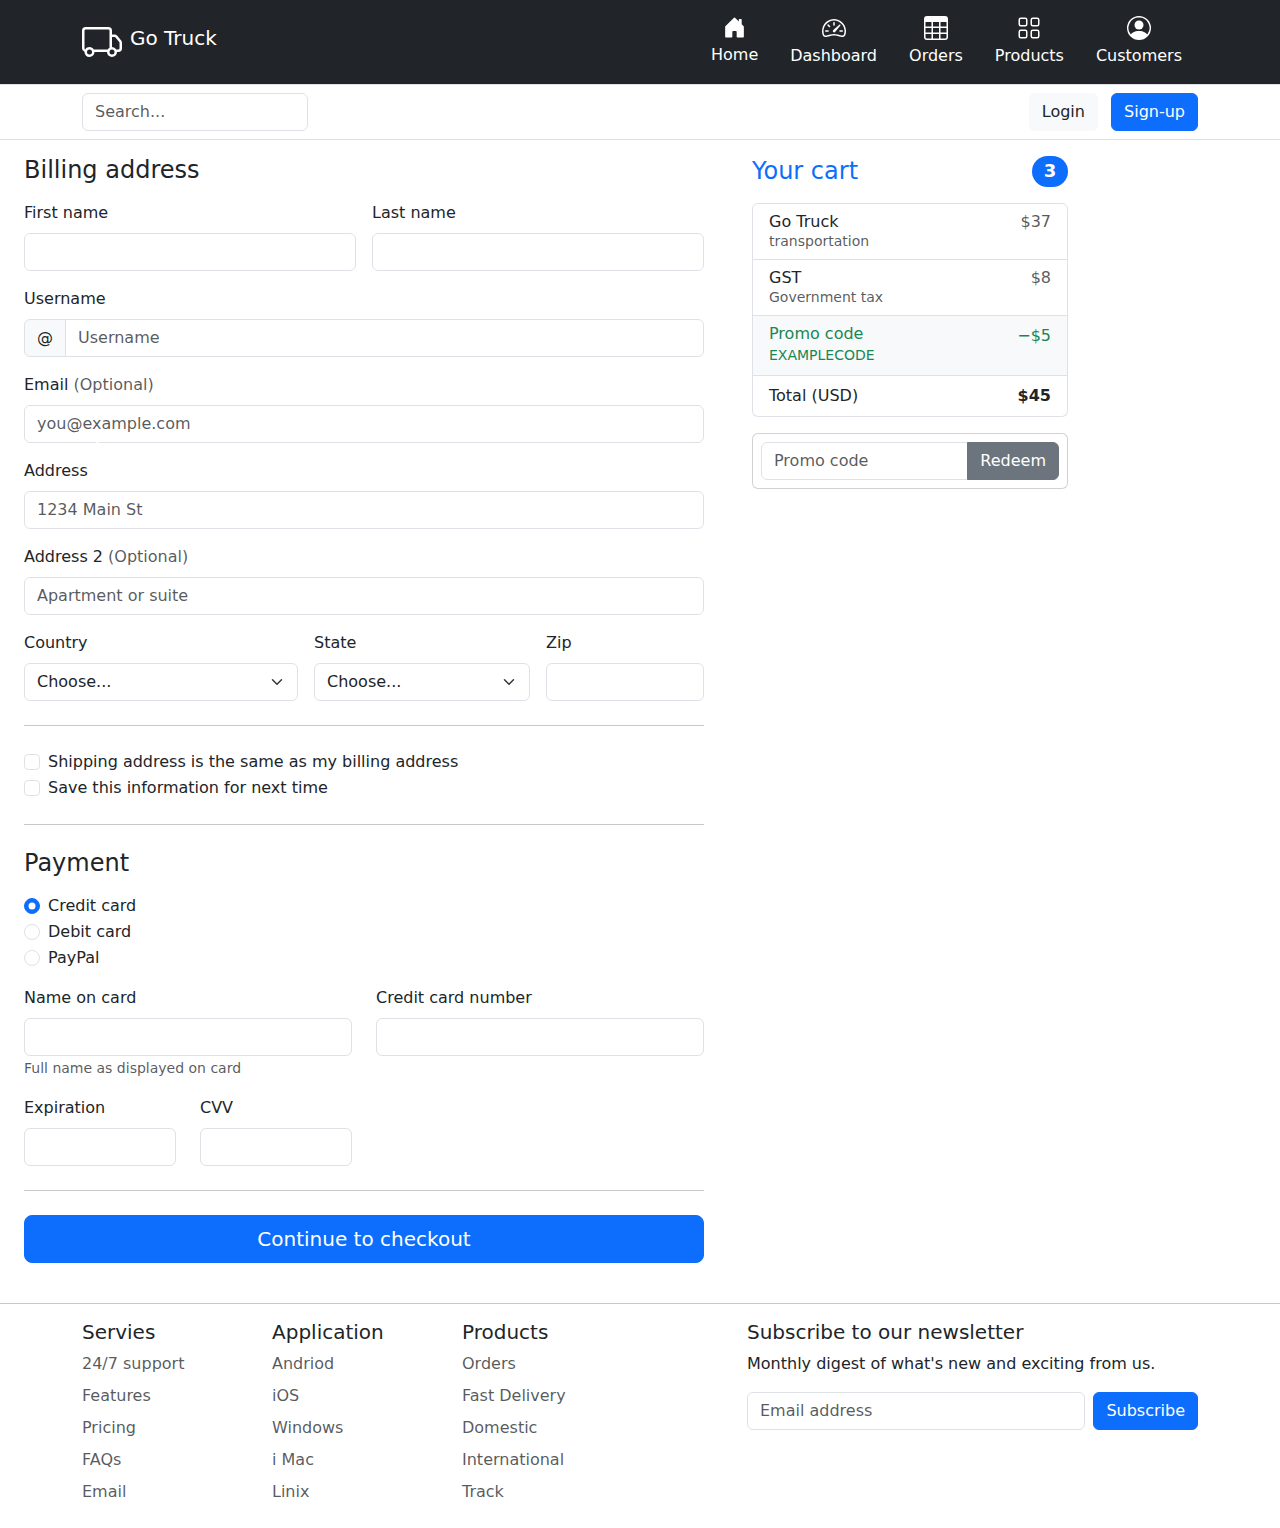
<file: standard.html>
<!DOCTYPE html>
<html lang="en">
<head>
    <meta charset="UTF-8">
    <meta name="viewport" content="width=device-width, initial-scale=1.0">
    <title>Basic Plan</title>
    <link rel="stylesheet" href="style.css">
    <link href="https://cdn.jsdelivr.net/npm/bootstrap@5.3.3/dist/css/bootstrap.min.css" rel="stylesheet" integrity="sha384-QWTKZyjpPEjISv5WaRU9OFeRpok6YctnYmDr5pNlyT2bRjXh0JMhjY6hW+ALEwIH" crossorigin="anonymous">
    <script src="https://cdn.jsdelivr.net/npm/bootstrap@5.3.3/dist/js/bootstrap.bundle.min.js" integrity="sha384-YvpcrYf0tY3lHB60NNkmXc5s9fDVZLESaAA55NDzOxhy9GkcIdslK1eN7N6jIeHz" crossorigin="anonymous"></script>
</head>
<body>

    <header>
        <div class="px-3 py-2 text-bg-dark border-bottom">
          <div class="container">
            <div class="d-flex flex-wrap align-items-center justify-content-center justify-content-lg-start">
              <a href="/" class="d-flex align-items-center my-2 my-lg-0 me-lg-auto text-white text-decoration-none" previewlistener="true">
                <svg class="bi me-2" xmlns="http://www.w3.org/2000/svg" width="40" height="40" fill="currentColor" class="bi bi-truck" viewBox="0 0 16 16">
                    <path d="M0 3.5A1.5 1.5 0 0 1 1.5 2h9A1.5 1.5 0 0 1 12 3.5V5h1.02a1.5 1.5 0 0 1 1.17.563l1.481 1.85a1.5 1.5 0 0 1 .329.938V10.5a1.5 1.5 0 0 1-1.5 1.5H14a2 2 0 1 1-4 0H5a2 2 0 1 1-3.998-.085A1.5 1.5 0 0 1 0 10.5zm1.294 7.456A2 2 0 0 1 4.732 11h5.536a2 2 0 0 1 .732-.732V3.5a.5.5 0 0 0-.5-.5h-9a.5.5 0 0 0-.5.5v7a.5.5 0 0 0 .294.456M12 10a2 2 0 0 1 1.732 1h.768a.5.5 0 0 0 .5-.5V8.35a.5.5 0 0 0-.11-.312l-1.48-1.85A.5.5 0 0 0 13.02 6H12zm-9 1a1 1 0 1 0 0 2 1 1 0 0 0 0-2m9 0a1 1 0 1 0 0 2 1 1 0 0 0 0-2"/>
                  </svg>
                  <h5>Go <span>Truck</span></h5>
              </a>
    
              <ul class="nav col-12 col-lg-auto my-2 justify-content-center my-md-0 text-small">
                <li>
                  <a href="#" class="nav-link text-white">
                    <svg class="bi d-block mx-auto mb-1" xmlns="http://www.w3.org/2000/svg" width="23" height="23" fill="currentColor" class="bi bi-house-door-fill" viewBox="0 0 16 16">
                        <path d="M6.5 14.5v-3.505c0-.245.25-.495.5-.495h2c.25 0 .5.25.5.5v3.5a.5.5 0 0 0 .5.5h4a.5.5 0 0 0 .5-.5v-7a.5.5 0 0 0-.146-.354L13 5.793V2.5a.5.5 0 0 0-.5-.5h-1a.5.5 0 0 0-.5.5v1.293L8.354 1.146a.5.5 0 0 0-.708 0l-6 6A.5.5 0 0 0 1.5 7.5v7a.5.5 0 0 0 .5.5h4a.5.5 0 0 0 .5-.5"/>
                        <use xlink:href="#home"></use>
                      </svg>
                    Home
                  </a>
                </li>
                <li>
                  <a href="#" class="nav-link text-white">
                    <svg class="bi d-block mx-auto mb-1" xmlns="http://www.w3.org/2000/svg" width="24" height="24" fill="currentColor" class="bi bi-speedometer2" viewBox="0 0 16 16">
                        <path d="M8 4a.5.5 0 0 1 .5.5V6a.5.5 0 0 1-1 0V4.5A.5.5 0 0 1 8 4M3.732 5.732a.5.5 0 0 1 .707 0l.915.914a.5.5 0 1 1-.708.708l-.914-.915a.5.5 0 0 1 0-.707M2 10a.5.5 0 0 1 .5-.5h1.586a.5.5 0 0 1 0 1H2.5A.5.5 0 0 1 2 10m9.5 0a.5.5 0 0 1 .5-.5h1.5a.5.5 0 0 1 0 1H12a.5.5 0 0 1-.5-.5m.754-4.246a.39.39 0 0 0-.527-.02L7.547 9.31a.91.91 0 1 0 1.302 1.258l3.434-4.297a.39.39 0 0 0-.029-.518z"/>
                        <path fill-rule="evenodd" d="M0 10a8 8 0 1 1 15.547 2.661c-.442 1.253-1.845 1.602-2.932 1.25C11.309 13.488 9.475 13 8 13c-1.474 0-3.31.488-4.615.911-1.087.352-2.49.003-2.932-1.25A8 8 0 0 1 0 10m8-7a7 7 0 0 0-6.603 9.329c.203.575.923.876 1.68.63C4.397 12.533 6.358 12 8 12s3.604.532 4.923.96c.757.245 1.477-.056 1.68-.631A7 7 0 0 0 8 3"/>
                      </svg>
                    Dashboard
                  </a>
                </li>
                <li>
                  <a href="#" class="nav-link text-white">
                    <svg class="bi d-block mx-auto mb-1" xmlns="http://www.w3.org/2000/svg" width="24" height="24" fill="currentColor" class="bi bi-table" viewBox="0 0 16 16">
                        <path d="M0 2a2 2 0 0 1 2-2h12a2 2 0 0 1 2 2v12a2 2 0 0 1-2 2H2a2 2 0 0 1-2-2zm15 2h-4v3h4zm0 4h-4v3h4zm0 4h-4v3h3a1 1 0 0 0 1-1zm-5 3v-3H6v3zm-5 0v-3H1v2a1 1 0 0 0 1 1zm-4-4h4V8H1zm0-4h4V4H1zm5-3v3h4V4zm4 4H6v3h4z"/>
                      </svg>
                    Orders
                  </a>
                </li>
                <li>
                  <a href="#" class="nav-link text-white">
                    <svg class="bi d-block mx-auto mb-1" xmlns="http://www.w3.org/2000/svg" width="24" height="24" fill="currentColor" class="bi bi-grid" viewBox="0 0 16 16">
                        <path d="M1 2.5A1.5 1.5 0 0 1 2.5 1h3A1.5 1.5 0 0 1 7 2.5v3A1.5 1.5 0 0 1 5.5 7h-3A1.5 1.5 0 0 1 1 5.5zM2.5 2a.5.5 0 0 0-.5.5v3a.5.5 0 0 0 .5.5h3a.5.5 0 0 0 .5-.5v-3a.5.5 0 0 0-.5-.5zm6.5.5A1.5 1.5 0 0 1 10.5 1h3A1.5 1.5 0 0 1 15 2.5v3A1.5 1.5 0 0 1 13.5 7h-3A1.5 1.5 0 0 1 9 5.5zm1.5-.5a.5.5 0 0 0-.5.5v3a.5.5 0 0 0 .5.5h3a.5.5 0 0 0 .5-.5v-3a.5.5 0 0 0-.5-.5zM1 10.5A1.5 1.5 0 0 1 2.5 9h3A1.5 1.5 0 0 1 7 10.5v3A1.5 1.5 0 0 1 5.5 15h-3A1.5 1.5 0 0 1 1 13.5zm1.5-.5a.5.5 0 0 0-.5.5v3a.5.5 0 0 0 .5.5h3a.5.5 0 0 0 .5-.5v-3a.5.5 0 0 0-.5-.5zm6.5.5A1.5 1.5 0 0 1 10.5 9h3a1.5 1.5 0 0 1 1.5 1.5v3a1.5 1.5 0 0 1-1.5 1.5h-3A1.5 1.5 0 0 1 9 13.5zm1.5-.5a.5.5 0 0 0-.5.5v3a.5.5 0 0 0 .5.5h3a.5.5 0 0 0 .5-.5v-3a.5.5 0 0 0-.5-.5z"/>
                      </svg>
                    Products
                  </a>
                </li>
                <li>
                  <a href="#" class="nav-link text-white">
                    <svg class="bi d-block mx-auto mb-1" xmlns="http://www.w3.org/2000/svg" width="24" height="24" fill="currentColor" class="bi bi-person-circle" viewBox="0 0 16 16">
                        <path d="M11 6a3 3 0 1 1-6 0 3 3 0 0 1 6 0"/>
                        <path fill-rule="evenodd" d="M0 8a8 8 0 1 1 16 0A8 8 0 0 1 0 8m8-7a7 7 0 0 0-5.468 11.37C3.242 11.226 4.805 10 8 10s4.757 1.225 5.468 2.37A7 7 0 0 0 8 1"/>
                      </svg>
                    Customers
                  </a>
                </li>
              </ul>
            </div>
          </div>
        </div>
        <div class="px-3 py-2 border-bottom mb-3">
          <div class="container d-flex flex-wrap justify-content-center">
            <form class="col-12 col-lg-auto mb-2 mb-lg-0 me-lg-auto" role="search">
              <input type="search" class="form-control" placeholder="Search..." aria-label="Search">
            </form>
    
            <div class="text-end">
              <button type="button" class="btn btn-light text-dark me-2">Login</button>
              <button type="button" class="btn btn-primary">Sign-up</button>
            </div>
          </div>
        </div>
      </header>

    <div class="row g-5 container">
        <div class="col-md-5 col-lg-4 order-md-last">
          <h4 class="d-flex justify-content-between align-items-center mb-3">
            <span class="text-primary">Your cart</span>
            <span class="badge bg-primary rounded-pill">3</span>
          </h4>
          <ul class="list-group mb-3">
            <li class="list-group-item d-flex justify-content-between lh-sm">
              <div>
                <h6 class="my-0">Go Truck</h6>
                <small class="text-body-secondary">transportation </small>
              </div>
              <span class="text-body-secondary">$37</span>
            </li>
            <li class="list-group-item d-flex justify-content-between lh-sm">
              <div>
                <h6 class="my-0">GST</h6>
                <small class="text-body-secondary">Government tax</small>
              </div>
              <span class="text-body-secondary">$8</span>
            </li>
            <li class="list-group-item d-flex justify-content-between bg-body-tertiary">
              <div class="text-success">
                <h6 class="my-0">Promo code</h6>
                <small>EXAMPLECODE</small>
              </div>
              <span class="text-success">−$5</span>
            </li>
            <li class="list-group-item d-flex justify-content-between">
              <span>Total (USD)</span>
              <strong>$45</strong>
            </li>
          </ul>
  
          <form class="card p-2">
            <div class="input-group">
              <input type="text" class="form-control" placeholder="Promo code">
              <button type="submit" class="btn btn-secondary">Redeem</button>
            </div>
          </form>
        </div>
        <div class="col-md-7 col-lg-8">
          <h4 class="mb-3">Billing address</h4>
          <form class="needs-validation" novalidate="">
            <div class="row g-3">
              <div class="col-sm-6">
                <label for="firstName" class="form-label">First name</label>
                <input type="text" class="form-control" id="firstName" placeholder="" value="" required="">
                <div class="invalid-feedback">
                  Valid first name is required.
                </div>
              </div>
  
              <div class="col-sm-6">
                <label for="lastName" class="form-label">Last name</label>
                <input type="text" class="form-control" id="lastName" placeholder="" value="" required="">
                <div class="invalid-feedback">
                  Valid last name is required.
                </div>
              </div>
  
              <div class="col-12">
                <label for="username" class="form-label">Username</label>
                <div class="input-group has-validation">
                  <span class="input-group-text">@</span>
                  <input type="text" class="form-control" id="username" placeholder="Username" required="">
                <div class="invalid-feedback">
                    Your username is required.
                  </div>
                </div>
              </div>
  
              <div class="col-12">
                <label for="email" class="form-label">Email <span class="text-body-secondary">(Optional)</span></label>
                <input type="email" class="form-control" id="email" placeholder="you@example.com">
                <div class="invalid-feedback">
                  Please enter a valid email address for shipping updates.
                </div>
              </div>
  
              <div class="col-12">
                <label for="address" class="form-label">Address</label>
                <input type="text" class="form-control" id="address" placeholder="1234 Main St" required="">
                <div class="invalid-feedback">
                  Please enter your shipping address.
                </div>
              </div>
  
              <div class="col-12">
                <label for="address2" class="form-label">Address 2 <span class="text-body-secondary">(Optional)</span></label>
                <input type="text" class="form-control" id="address2" placeholder="Apartment or suite">
              </div>
  
              <div class="col-md-5">
                <label for="country" class="form-label">Country</label>
                <select class="form-select" id="country" required="">
                  <option value="">Choose...</option>
                  <option>United States</option>
                </select>
                <div class="invalid-feedback">
                  Please select a valid country.
                </div>
              </div>
  
              <div class="col-md-4">
                <label for="state" class="form-label">State</label>
                <select class="form-select" id="state" required="">
                  <option value="">Choose...</option>
                  <option>California</option>
                </select>
                <div class="invalid-feedback">
                  Please provide a valid state.
                </div>
              </div>
  
              <div class="col-md-3">
                <label for="zip" class="form-label">Zip</label>
                <input type="text" class="form-control" id="zip" placeholder="" required="">
                <div class="invalid-feedback">
                  Zip code required.
                </div>
              </div>
            </div>
  
            <hr class="my-4">
  
            <div class="form-check">
              <input type="checkbox" class="form-check-input" id="same-address">
              <label class="form-check-label" for="same-address">Shipping address is the same as my billing address</label>
            </div>
  
            <div class="form-check">
              <input type="checkbox" class="form-check-input" id="save-info">
              <label class="form-check-label" for="save-info">Save this information for next time</label>
            </div>
  
            <hr class="my-4">
  
            <h4 class="mb-3">Payment</h4>
  
            <div class="my-3">
              <div class="form-check">
                <input id="credit" name="paymentMethod" type="radio" class="form-check-input" checked="" required="">
                <label class="form-check-label" for="credit">Credit card</label>
              </div>
              <div class="form-check">
                <input id="debit" name="paymentMethod" type="radio" class="form-check-input" required="">
                <label class="form-check-label" for="debit">Debit card</label>
              </div>
              <div class="form-check">
                <input id="paypal" name="paymentMethod" type="radio" class="form-check-input" required="">
                <label class="form-check-label" for="paypal">PayPal</label>
              </div>
            </div>
  
            <div class="row gy-3">
              <div class="col-md-6">
                <label for="cc-name" class="form-label">Name on card</label>
                <input type="text" class="form-control" id="cc-name" placeholder="" required="">
                <small class="text-body-secondary">Full name as displayed on card</small>
                <div class="invalid-feedback">
                  Name on card is required
                </div>
              </div>
  
              <div class="col-md-6">
                <label for="cc-number" class="form-label">Credit card number</label>
                <input type="text" class="form-control" id="cc-number" placeholder="" required="">
                <div class="invalid-feedback">
                  Credit card number is required
                </div>
              </div>
  
              <div class="col-md-3">
                <label for="cc-expiration" class="form-label">Expiration</label>
                <input type="text" class="form-control" id="cc-expiration" placeholder="" required="">
                <div class="invalid-feedback">
                  Expiration date required
                </div>
              </div>
  
              <div class="col-md-3">
                <label for="cc-cvv" class="form-label">CVV</label>
                <input type="text" class="form-control" id="cc-cvv" placeholder="" required="">
                <div class="invalid-feedback">
                  Security code required
                </div>
              </div>
            </div>
  
            <hr class="my-4">
  
            <button class="w-100 btn btn-primary btn-lg" type="submit">Continue to checkout</button>
          </form>
        </div>
      </div>

        <br/>
        <hr/>

      <footer class="GG container" >
        <button class="carousel-control-prev container" type="button" data-bs-target="#carouselExampleDark" data-bs-slide="prev">
          <span class="carousel-control-prev-icon" aria-hidden="true"></span>
          <span class="visually-hidden">Previous</span>
        </button>
        <button class="carousel-control-next" type="button" data-bs-target="#carouselExampleDark" data-bs-slide="next">
          <span class="carousel-control-next-icon" aria-hidden="true"></span>
          <span class="visually-hidden">Next</span>
        </button>
      </div>

      <div class="row">
        <div class="col-6 col-md-2 mb-3">
          <h5>Servies</h5>
          <ul class="nav flex-column">
            <li class="nav-item mb-2"><a href="#" class="nav-link p-0 text-body-secondary">24/7 support</a></li>
            <li class="nav-item mb-2"><a href="#" class="nav-link p-0 text-body-secondary">Features</a></li>
            <li class="nav-item mb-2"><a href="#" class="nav-link p-0 text-body-secondary">Pricing</a></li>
            <li class="nav-item mb-2"><a href="#" class="nav-link p-0 text-body-secondary">FAQs</a></li>
            <li class="nav-item mb-2"><a href="#" class="nav-link p-0 text-body-secondary">Email</a></li>
          </ul>
        </div>
  
        <div class="col-6 col-md-2 mb-3">
          <h5>Application</h5>
          <ul class="nav flex-column">
            <li class="nav-item mb-2"><a href="#" class="nav-link p-0 text-body-secondary">Andriod </a></li>
            <li class="nav-item mb-2"><a href="#" class="nav-link p-0 text-body-secondary">iOS</a></li>
            <li class="nav-item mb-2"><a href="#" class="nav-link p-0 text-body-secondary">Windows</a></li>
            <li class="nav-item mb-2"><a href="#" class="nav-link p-0 text-body-secondary">i Mac</a></li>
            <li class="nav-item mb-2"><a href="#" class="nav-link p-0 text-body-secondary">Linix</a></li>
          </ul>
        </div>
  
        <div class="col-6 col-md-2 mb-3">
          <h5>Products</h5>
          <ul class="nav flex-column">
            <li class="nav-item mb-2"><a href="#" class="nav-link p-0 text-body-secondary">Orders</a></li>
            <li class="nav-item mb-2"><a href="#" class="nav-link p-0 text-body-secondary">Fast Delivery</a></li>
            <li class="nav-item mb-2"><a href="#" class="nav-link p-0 text-body-secondary">Domestic</a></li>
            <li class="nav-item mb-2"><a href="#" class="nav-link p-0 text-body-secondary">International</a></li>
            <li class="nav-item mb-2"><a href="#" class="nav-link p-0 text-body-secondary">Track</a></li>
          </ul>
        </div>
  
        <div class="col-md-5 offset-md-1 mb-3">
          <form>
            <h5>Subscribe to our newsletter</h5>
            <p>Monthly digest of what's new and exciting from us.</p>
            <div class="d-flex flex-column flex-sm-row w-100 gap-2">
              <label for="newsletter1" class="visually-hidden">Email address</label>
              <input id="newsletter1" type="text" class="form-control" placeholder="Email address">
              <button class="btn btn-primary" type="button">Subscribe</button>
            </div>
          </form>
        </div>
      </div>
     </footer>
</body>
</html>
</file>
<file: style.css>
.icon-square {
    width: 3rem;
    height: 3rem;
    border-radius: .75rem;
  }
</file>
